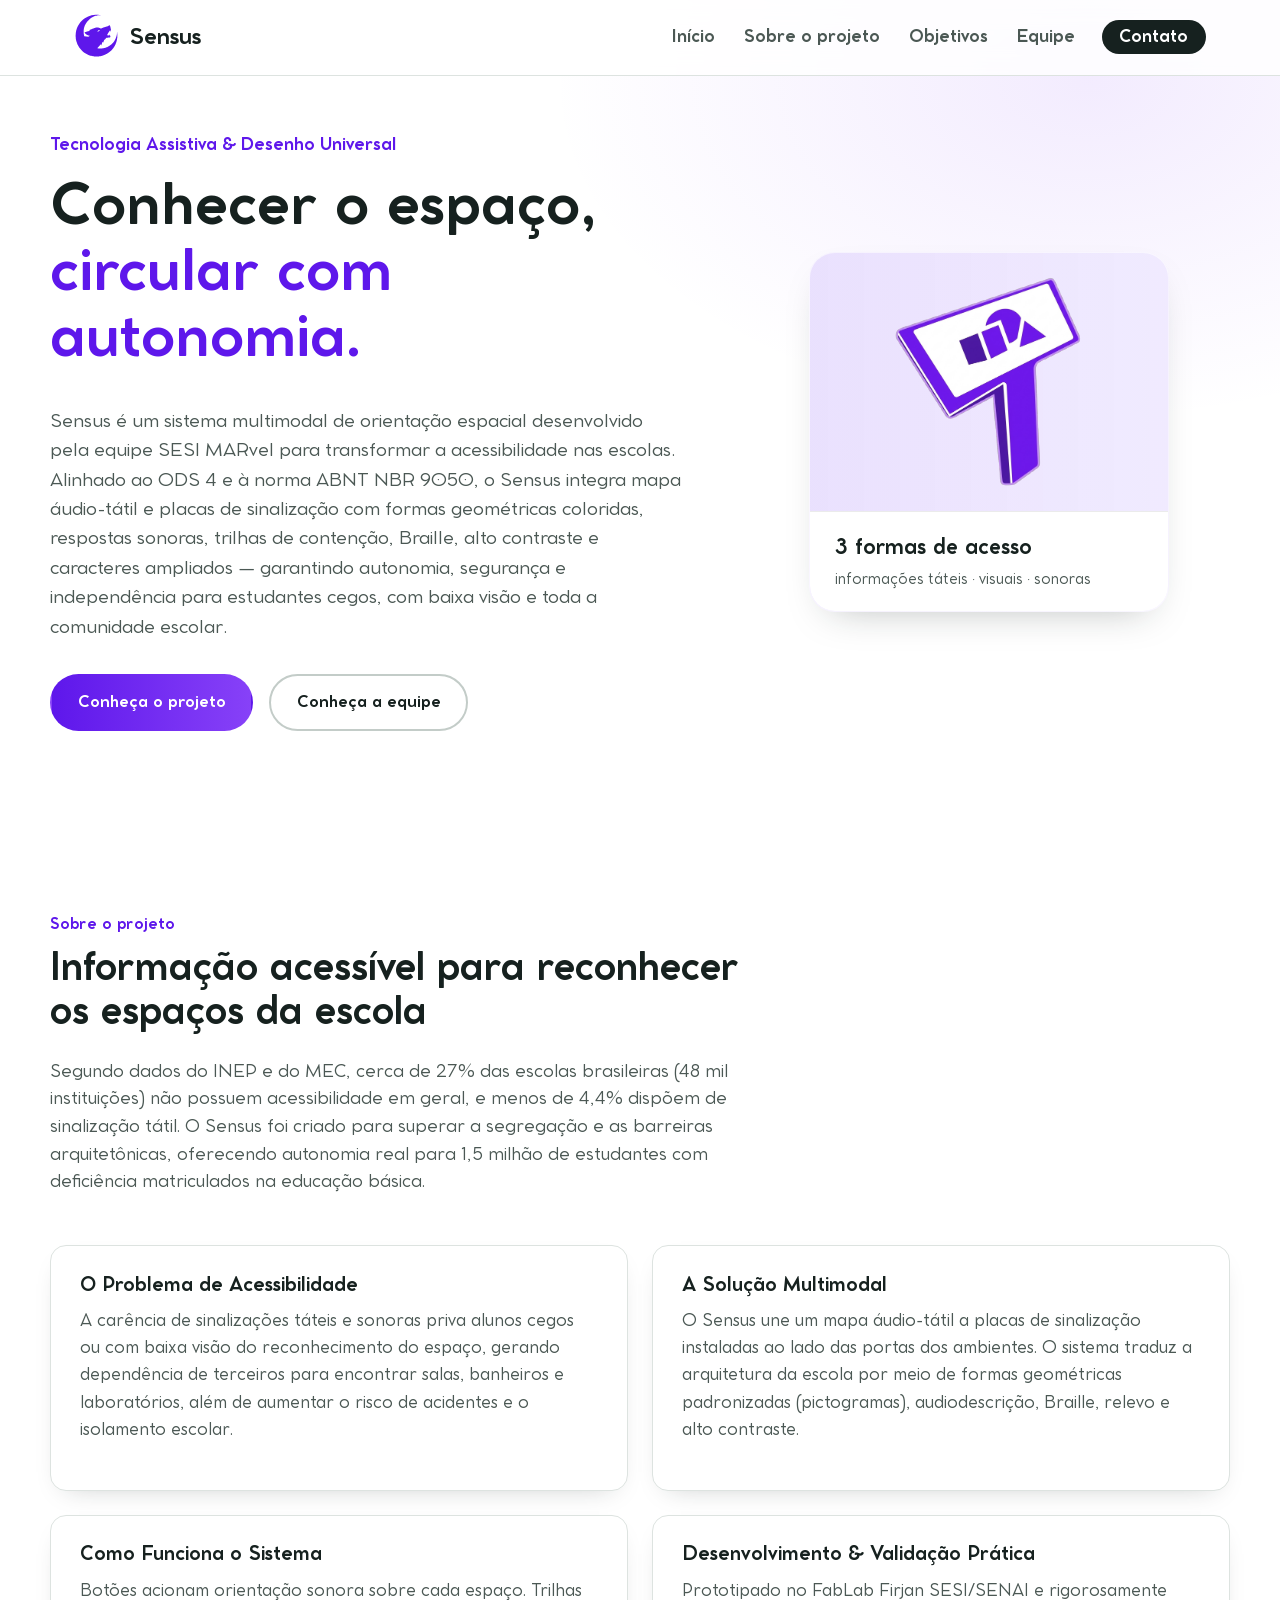
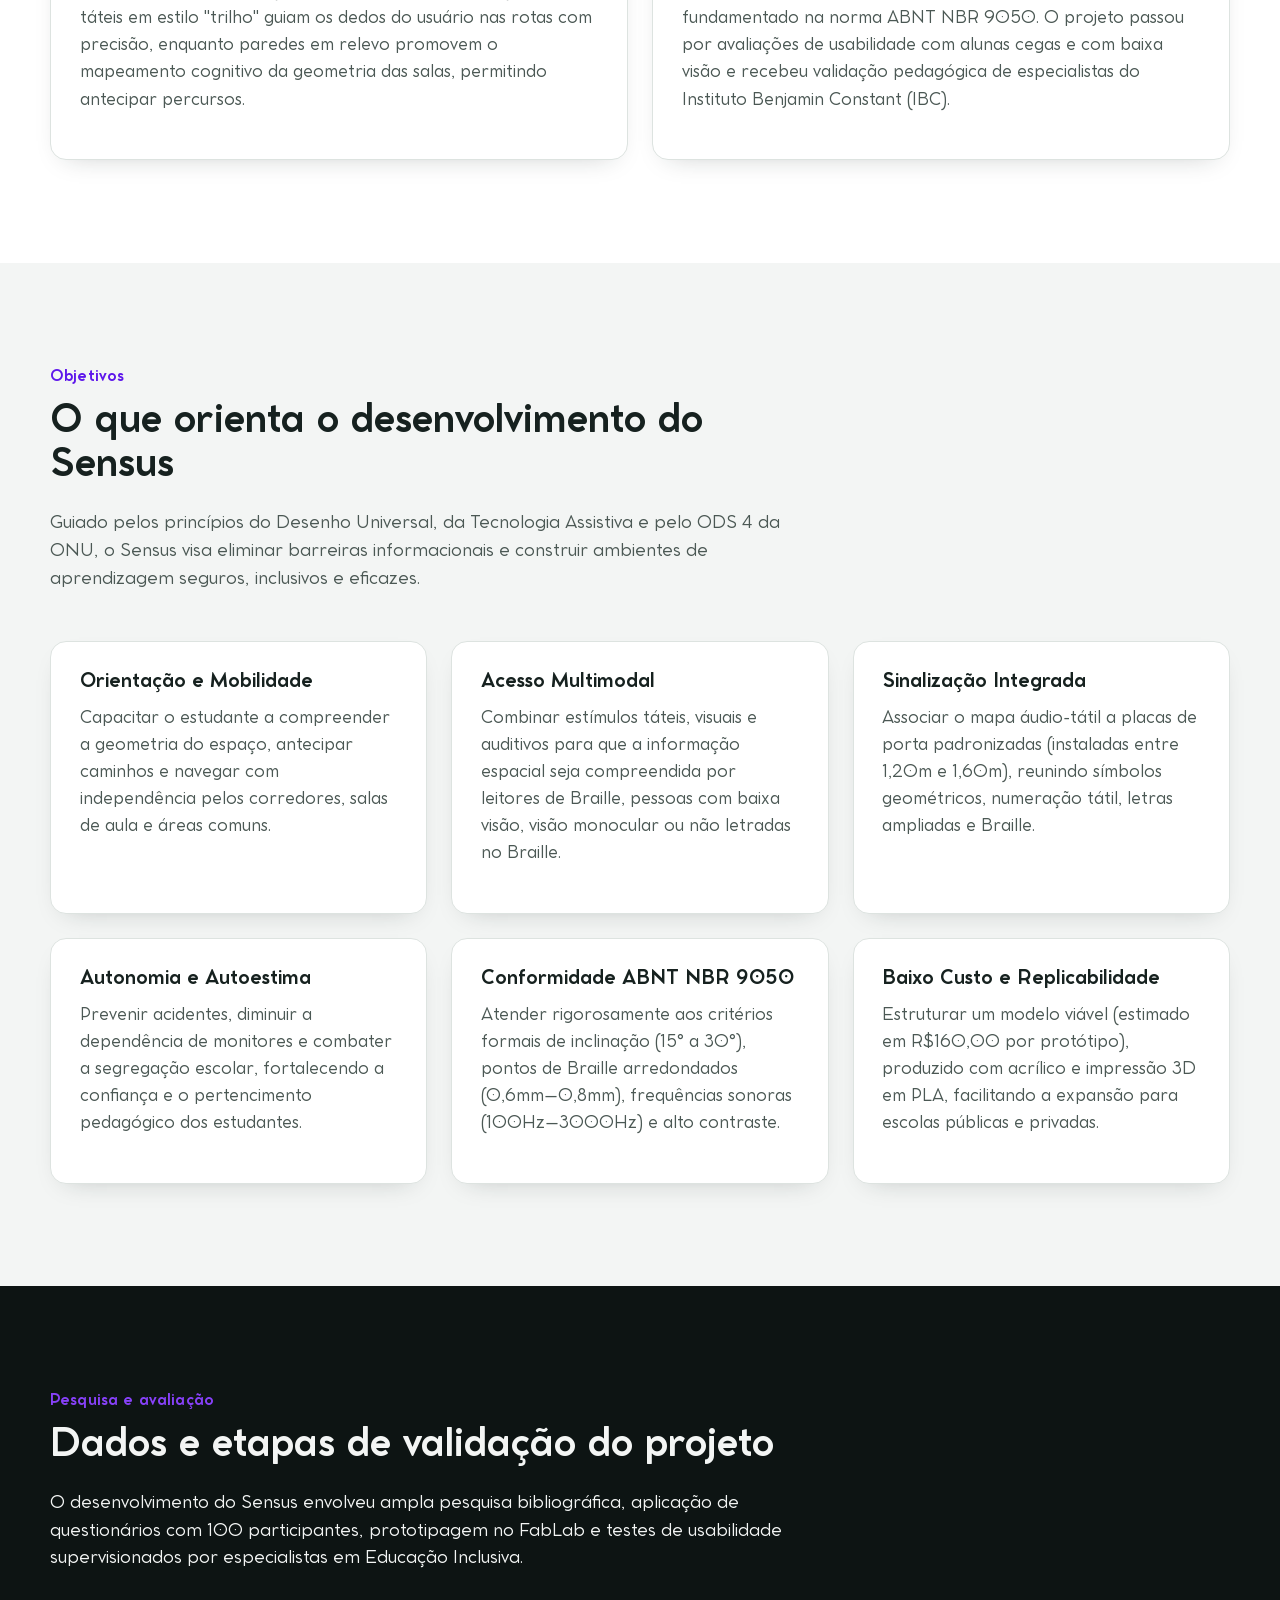
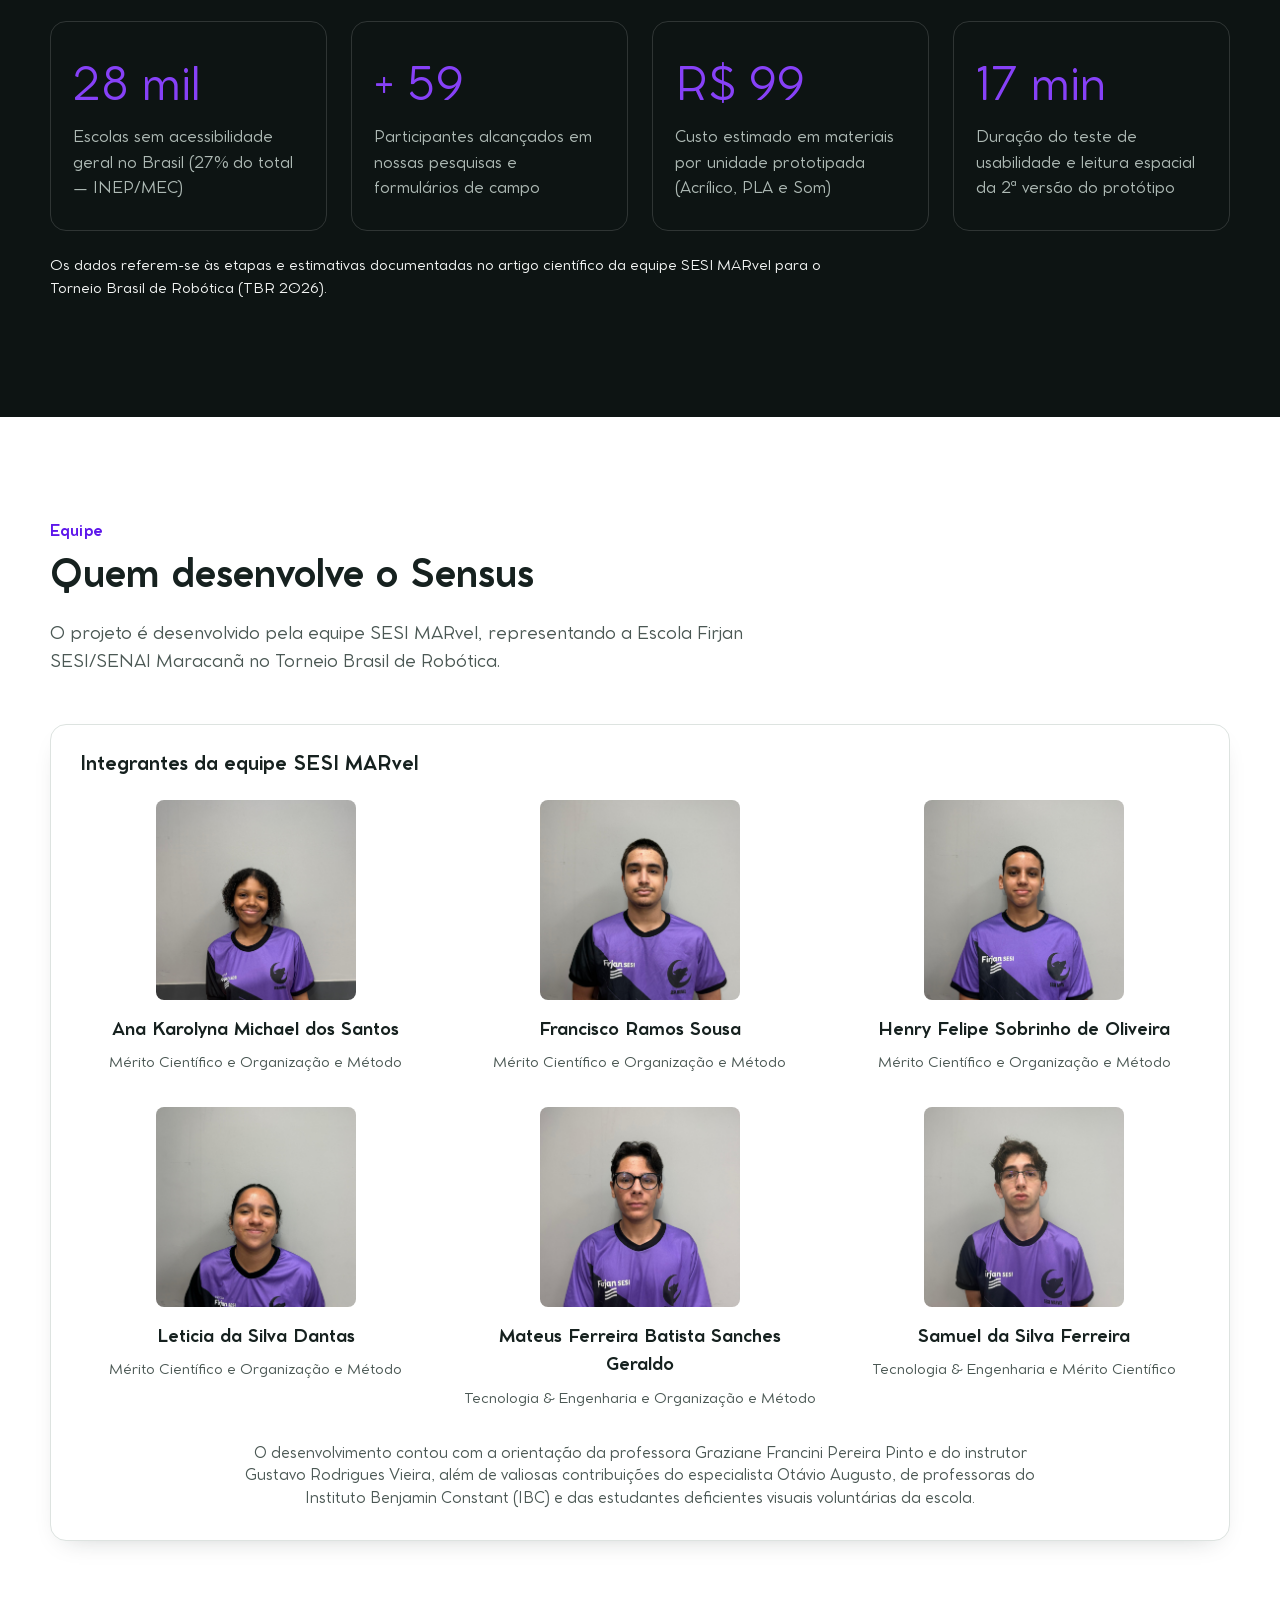
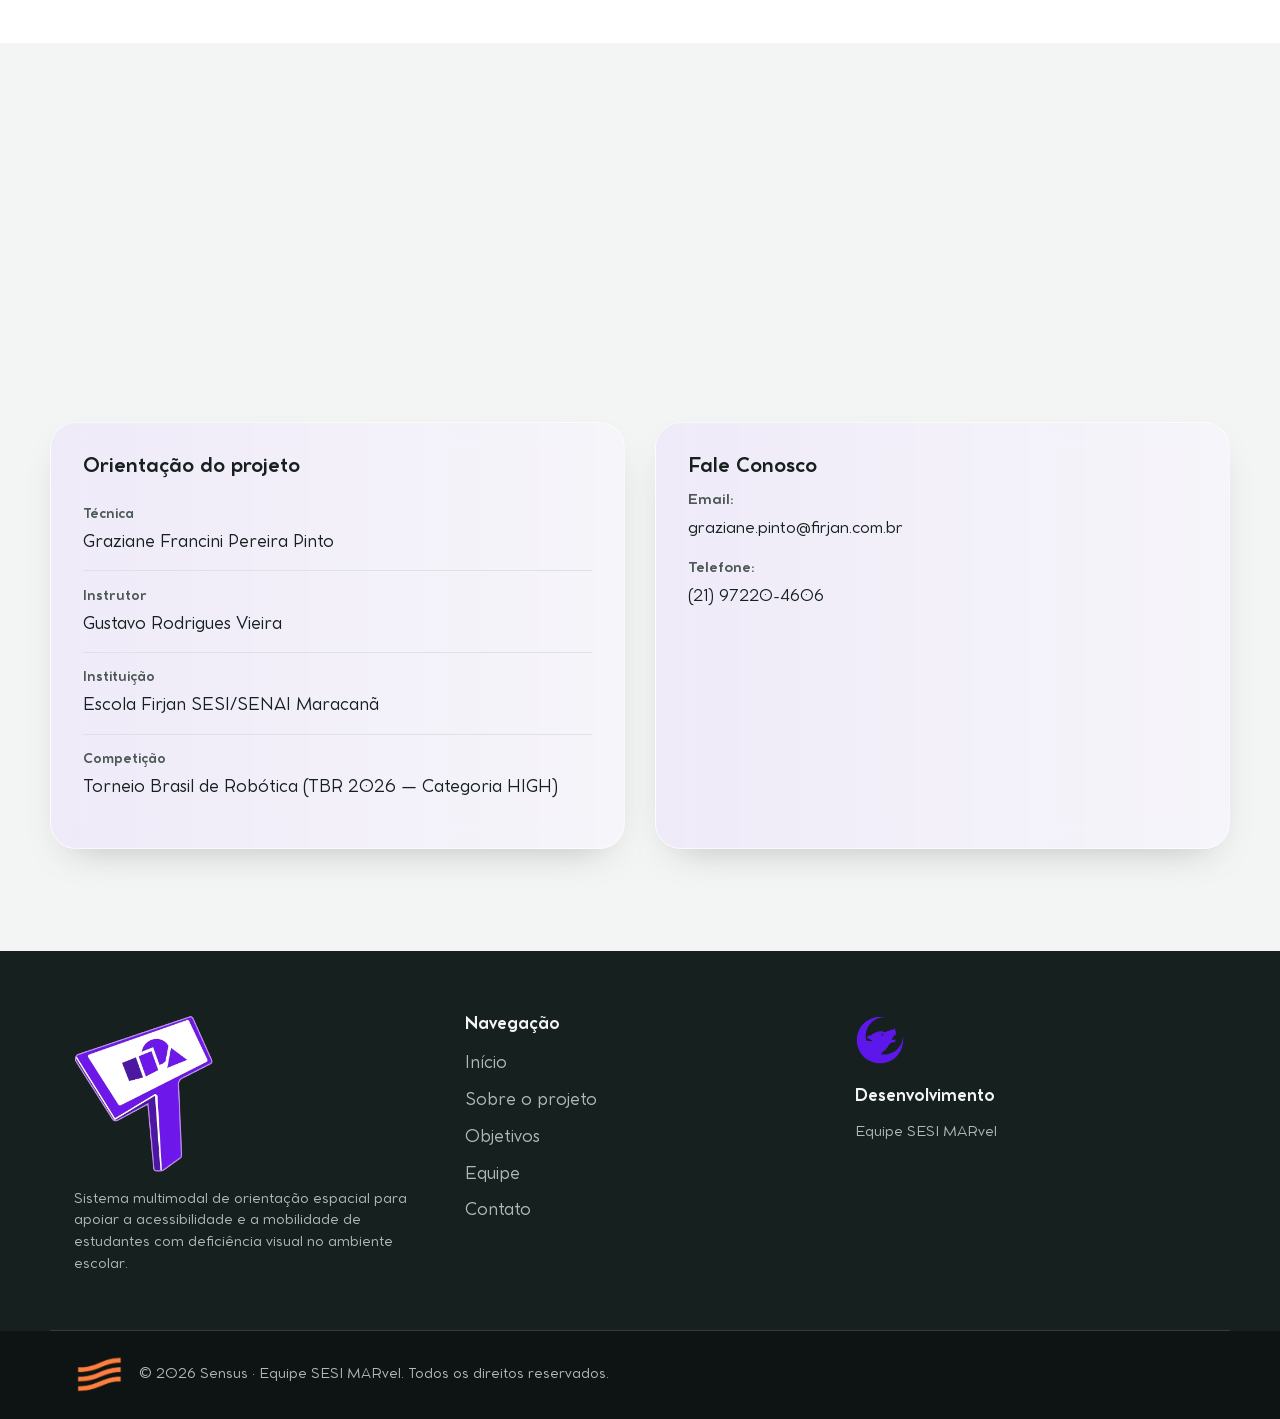
<file: index.html>
<!DOCTYPE html>
<html lang="pt-BR">

<head>
  <meta charset="UTF-8">
  <meta name="viewport" content="width=device-width, initial-scale=1.0">
  <title>Sensus — Sistema Multimodal de Orientação Escolar</title>
  <meta name="description" content="Sensus é um sistema multimodal de orientação espacial para escolas desenvolvido pela equipe SESI MARvel. Integra mapa áudio-tátil, placas de sinalização, Braille, formas geométricas, alto contraste e informações sonoras em conformidade com a ABNT NBR 9050 e ODS 4.">
  <link rel="preconnect" href="https://fonts.googleapis.com">
  <link rel="preconnect" href="https://fonts.gstatic.com" crossorigin>
  <link
    href="https://fonts.googleapis.com/css2?family=Atkinson+Hyperlegible:ital,wght@0,400;0,700;1,400&family=Fraunces:opsz,wght@9..144,500;9..144,600;9..144,700&display=swap"
    rel="stylesheet">
  <link rel="stylesheet" href="static/css/style.css">
</head>

<body>

  <a class="skip-link" href="#conteudo-principal">Pular para o conteúdo principal</a>

  <!-- PRELOADER -->
  <div id="preloader" class="preloader" role="status" aria-label="Carregando o site Sensus">
    <div class="preloader-content">
      <span class="preloader-mark" aria-hidden="true">
        <svg viewBox="0 0 474 474" xmlns="http://www.w3.org/2000/svg">
          <path fill="currentColor" fill-rule="evenodd"
            d="M 229.00,18.00 L 228.00,19.00 L 206.00,20.00 L 185.00,24.00 L 149.00,36.00 L 124.00,49.00 L 110.00,58.00 L 93.00,71.00 L 69.00,95.00 L 56.00,112.00 L 46.00,128.00 L 36.00,148.00 L 29.00,166.00 L 22.00,190.00 L 22.00,195.00 L 20.00,201.00 L 19.00,215.00 L 18.00,216.00 L 18.00,228.00 L 17.00,229.00 L 17.00,250.00 L 18.00,251.00 L 19.00,270.00 L 24.00,295.00 L 37.00,331.00 L 57.00,366.00 L 80.00,393.00 L 95.00,407.00 L 109.00,418.00 L 128.00,430.00 L 152.00,442.00 L 172.00,449.00 L 183.00,451.00 L 187.00,453.00 L 209.00,456.00 L 210.00,457.00 L 251.00,458.00 L 252.00,457.00 L 263.00,457.00 L 264.00,456.00 L 277.00,455.00 L 298.00,450.00 L 305.00,447.00 L 311.00,446.00 L 313.00,444.00 L 330.00,438.00 L 347.00,429.00 L 370.00,414.00 L 393.00,394.00 L 404.00,382.00 L 415.00,368.00 L 430.00,344.00 L 439.00,326.00 L 443.00,313.00 L 445.00,310.00 L 452.00,285.00 L 455.00,264.00 L 456.00,263.00 L 457.00,226.00 L 456.00,225.00 L 455.00,206.00 L 453.00,199.00 L 452.00,223.00 L 448.00,243.00 L 439.00,269.00 L 431.00,285.00 L 422.00,299.00 L 411.00,313.00 L 393.00,331.00 L 378.00,343.00 L 348.00,360.00 L 343.00,361.00 L 332.00,366.00 L 309.00,372.00 L 303.00,372.00 L 295.00,374.00 L 261.00,374.00 L 260.00,373.00 L 248.00,372.00 L 246.00,370.00 L 247.00,368.00 L 283.00,330.00 L 285.00,332.00 L 285.00,343.00 L 286.00,343.00 L 293.00,326.00 L 295.00,317.00 L 299.00,307.00 L 301.00,305.00 L 307.00,312.00 L 308.00,311.00 L 317.00,286.00 L 321.00,279.00 L 324.00,283.00 L 337.00,266.00 L 342.00,262.00 L 352.00,260.00 L 359.00,260.00 L 360.00,259.00 L 374.00,259.00 L 378.00,258.00 L 381.00,255.00 L 384.00,246.00 L 384.00,241.00 L 378.00,236.00 L 378.00,234.00 L 373.00,226.00 L 372.00,226.00 L 372.00,235.00 L 369.00,238.00 L 350.00,235.00 L 349.00,233.00 L 360.00,210.00 L 380.00,183.00 L 383.00,185.00 L 386.00,195.00 L 388.00,196.00 L 389.00,193.00 L 389.00,173.00 L 383.00,146.00 L 379.00,135.00 L 375.00,129.00 L 371.00,129.00 L 368.00,132.00 L 356.00,139.00 L 345.00,141.00 L 320.00,149.00 L 317.00,151.00 L 298.00,157.00 L 286.00,163.00 L 282.00,163.00 L 263.00,156.00 L 254.00,154.00 L 233.00,154.00 L 209.00,161.00 L 206.00,163.00 L 200.00,164.00 L 195.00,167.00 L 190.00,168.00 L 169.00,177.00 L 160.00,183.00 L 164.00,184.00 L 166.00,186.00 L 163.00,189.00 L 147.00,193.00 L 114.00,204.00 L 112.00,206.00 L 112.00,208.00 L 116.00,214.00 L 130.00,226.00 L 153.00,238.00 L 166.00,239.00 L 167.00,240.00 L 164.00,243.00 L 151.00,250.00 L 108.00,244.00 L 106.00,240.00 L 106.00,235.00 L 103.00,223.00 L 103.00,216.00 L 102.00,215.00 L 102.00,180.00 L 103.00,179.00 L 103.00,172.00 L 107.00,153.00 L 114.00,132.00 L 124.00,112.00 L 138.00,91.00 L 169.00,60.00 L 183.00,50.00 L 203.00,39.00 L 225.00,30.00 L 233.00,28.00 L 237.00,28.00 L 252.00,24.00 L 278.00,23.00 L 279.00,22.00 L 269.00,21.00 L 268.00,20.00 L 260.00,20.00 L 259.00,19.00 Z M 273.00,179.00 L 270.00,185.00 L 261.00,192.00 L 250.00,197.00 L 247.00,196.00 L 252.00,187.00 L 259.00,181.00 L 271.00,178.00 Z" />
        </svg>
      </span>
      <span class="logo-text">Sensus</span>
    </div>
  </div>

  <!-- HEADER -->
  <header class="site-header" id="topo">
    <div class="header-inner">
      <a href="#topo" class="logo" aria-label="Sensus — página inicial">
        <span class="logo-mark" aria-hidden="true">
          <svg viewBox="0 0 474 474" xmlns="http://www.w3.org/2000/svg">
            <path fill="currentColor" fill-rule="evenodd"
              d="M 229.00,18.00 L 228.00,19.00 L 206.00,20.00 L 185.00,24.00 L 149.00,36.00 L 124.00,49.00 L 110.00,58.00 L 93.00,71.00 L 69.00,95.00 L 56.00,112.00 L 46.00,128.00 L 36.00,148.00 L 29.00,166.00 L 22.00,190.00 L 22.00,195.00 L 20.00,201.00 L 19.00,215.00 L 18.00,216.00 L 18.00,228.00 L 17.00,229.00 L 17.00,250.00 L 18.00,251.00 L 19.00,270.00 L 24.00,295.00 L 37.00,331.00 L 57.00,366.00 L 80.00,393.00 L 95.00,407.00 L 109.00,418.00 L 128.00,430.00 L 152.00,442.00 L 172.00,449.00 L 183.00,451.00 L 187.00,453.00 L 209.00,456.00 L 210.00,457.00 L 251.00,458.00 L 252.00,457.00 L 263.00,457.00 L 264.00,456.00 L 277.00,455.00 L 298.00,450.00 L 305.00,447.00 L 311.00,446.00 L 313.00,444.00 L 330.00,438.00 L 347.00,429.00 L 370.00,414.00 L 393.00,394.00 L 404.00,382.00 L 415.00,368.00 L 430.00,344.00 L 439.00,326.00 L 443.00,313.00 L 445.00,310.00 L 452.00,285.00 L 455.00,264.00 L 456.00,263.00 L 457.00,226.00 L 456.00,225.00 L 455.00,206.00 L 453.00,199.00 L 452.00,223.00 L 448.00,243.00 L 439.00,269.00 L 431.00,285.00 L 422.00,299.00 L 411.00,313.00 L 393.00,331.00 L 378.00,343.00 L 348.00,360.00 L 343.00,361.00 L 332.00,366.00 L 309.00,372.00 L 303.00,372.00 L 295.00,374.00 L 261.00,374.00 L 260.00,373.00 L 248.00,372.00 L 246.00,370.00 L 247.00,368.00 L 283.00,330.00 L 285.00,332.00 L 285.00,343.00 L 286.00,343.00 L 293.00,326.00 L 295.00,317.00 L 299.00,307.00 L 301.00,305.00 L 307.00,312.00 L 308.00,311.00 L 317.00,286.00 L 321.00,279.00 L 324.00,283.00 L 337.00,266.00 L 342.00,262.00 L 352.00,260.00 L 359.00,260.00 L 360.00,259.00 L 374.00,259.00 L 378.00,258.00 L 381.00,255.00 L 384.00,246.00 L 384.00,241.00 L 378.00,236.00 L 378.00,234.00 L 373.00,226.00 L 372.00,226.00 L 372.00,235.00 L 369.00,238.00 L 350.00,235.00 L 349.00,233.00 L 360.00,210.00 L 380.00,183.00 L 383.00,185.00 L 386.00,195.00 L 388.00,196.00 L 389.00,193.00 L 389.00,173.00 L 383.00,146.00 L 379.00,135.00 L 375.00,129.00 L 371.00,129.00 L 368.00,132.00 L 356.00,139.00 L 345.00,141.00 L 320.00,149.00 L 317.00,151.00 L 298.00,157.00 L 286.00,163.00 L 282.00,163.00 L 263.00,156.00 L 254.00,154.00 L 233.00,154.00 L 209.00,161.00 L 206.00,163.00 L 200.00,164.00 L 195.00,167.00 L 190.00,168.00 L 169.00,177.00 L 160.00,183.00 L 164.00,184.00 L 166.00,186.00 L 163.00,189.00 L 147.00,193.00 L 114.00,204.00 L 112.00,206.00 L 112.00,208.00 L 116.00,214.00 L 130.00,226.00 L 153.00,238.00 L 166.00,239.00 L 167.00,240.00 L 164.00,243.00 L 151.00,250.00 L 108.00,244.00 L 106.00,240.00 L 106.00,235.00 L 103.00,223.00 L 103.00,216.00 L 102.00,215.00 L 102.00,180.00 L 103.00,179.00 L 103.00,172.00 L 107.00,153.00 L 114.00,132.00 L 124.00,112.00 L 138.00,91.00 L 169.00,60.00 L 183.00,50.00 L 203.00,39.00 L 225.00,30.00 L 233.00,28.00 L 237.00,28.00 L 252.00,24.00 L 278.00,23.00 L 279.00,22.00 L 269.00,21.00 L 268.00,20.00 L 260.00,20.00 L 259.00,19.00 Z M 273.00,179.00 L 270.00,185.00 L 261.00,192.00 L 250.00,197.00 L 247.00,196.00 L 252.00,187.00 L 259.00,181.00 L 271.00,178.00 Z" />
          </svg>
        </span>
        <span class="logo-text">Sensus</span>
      </a>

      <button class="menu-toggle" id="menuToggle" aria-expanded="false" aria-controls="menuPrincipal"
        aria-label="Abrir menu de navegação">
        <span class="menu-toggle-bar" aria-hidden="true"></span>
        <span class="menu-toggle-bar" aria-hidden="true"></span>
        <span class="menu-toggle-bar" aria-hidden="true"></span>
      </button>

      <nav class="main-nav" id="menuPrincipal" aria-label="Navegação principal">
        <ul>
          <li><a href="#topo" class="nav-link">Início</a></li>
          <li><a href="#sobre" class="nav-link">Sobre o projeto</a></li>
          <li><a href="#objetivos" class="nav-link">Objetivos</a></li>
          <li><a href="#equipe" class="nav-link">Equipe</a></li>
          <li><a href="#contato" class="nav-link nav-link--cta">Contato</a></li>
        </ul>
      </nav>
    </div>
  </header>

  <main id="conteudo-principal">

    <!-- HERO -->
    <section class="hero" aria-label="Apresentação do projeto Sensus">
      <div class="hero-inner">
        <div class="hero-copy" data-reveal>
          <p class="hero-kicker">Tecnologia Assistiva & Desenho Universal</p>
          <h1 class="hero-title">Conhecer o espaço, <br> <span>circular com autonomia.</span></h1>
          <p class="hero-lead">
            Sensus é um sistema multimodal de orientação espacial desenvolvido pela equipe SESI MARvel para transformar a acessibilidade nas escolas. Alinhado ao ODS 4 e à norma ABNT NBR 9050, o Sensus integra mapa áudio-tátil e placas de sinalização com formas geométricas coloridas, respostas sonoras, trilhas de contenção, Braille, alto contraste e caracteres ampliados — garantindo autonomia, segurança e independência para estudantes cegos, com baixa visão e toda a comunidade escolar.
          </p>
          <div class="hero-actions">
            <a href="#sobre" class="btn btn-primary">Conheça o projeto</a>
            <a href="#equipe" class="btn btn-ghost">Conheça a equipe</a>
          </div>
        </div>

        <div class="hero-visual" aria-hidden="true">
          <div class="hero-path-card glass">
            <img src="static/img/LogoSensus.svg" class="hero-svg-asset" alt="" role="presentation" />
            <div class="hero-path-card-label">
              <strong>3 formas de acesso</strong>
              <span>informações táteis · visuais · sonoras</span>
            </div>
          </div>
        </div>
      </div>
    </section>

    <!-- SOBRE O PROJETO -->
    <section id="sobre" class="section" aria-labelledby="sobre-titulo">
      <div class="section-inner">
        <header class="section-head" data-reveal>
          <p class="eyebrow">Sobre o projeto</p>
          <h2 id="sobre-titulo">Informação acessível para reconhecer os espaços da escola</h2>
          <p class="section-lead">
            Segundo dados do INEP e do MEC, cerca de 27% das escolas brasileiras (48 mil instituições) não possuem acessibilidade em geral, e menos de 4,4% dispõem de sinalização tátil. O Sensus foi criado para superar a segregação e as barreiras arquitetônicas, oferecendo autonomia real para 1,5 milhão de estudantes com deficiência matriculados na educação básica.
          </p>
        </header>

        <div class="card-grid card-grid--2">
          <article class="info-card" data-reveal>
            <h3>O Problema de Acessibilidade</h3>
            <p>
              A carência de sinalizações táteis e sonoras priva alunos cegos ou com baixa visão do reconhecimento do espaço, gerando dependência de terceiros para encontrar salas, banheiros e laboratórios, além de aumentar o risco de acidentes e o isolamento escolar.
            </p>
          </article>
          <article class="info-card" data-reveal>
            <h3>A Solução Multimodal</h3>
            <p>
              O Sensus une um mapa áudio-tátil a placas de sinalização instaladas ao lado das portas dos ambientes. O sistema traduz a arquitetura da escola por meio de formas geométricas padronizadas (pictogramas), audiodescrição, Braille, relevo e alto contraste.
            </p>
          </article>
          <article class="info-card" data-reveal>
            <h3>Como Funciona o Sistema</h3>
            <p>
              Botões acionam orientação sonora sobre cada espaço. Trilhas táteis em estilo "trilho" guiam os dedos do usuário nas rotas com precisão, enquanto paredes em relevo promovem o mapeamento cognitivo da geometria das salas, permitindo antecipar percursos.
            </p>
          </article>
          <article class="info-card" data-reveal>
            <h3>Desenvolvimento & Validação Prática</h3>
            <p>
              Prototipado no FabLab Firjan SESI/SENAI e rigorosamente fundamentado na norma ABNT NBR 9050. O projeto passou por avaliações de usabilidade com alunas cegas e com baixa visão e recebeu validação pedagógica de especialistas do Instituto Benjamin Constant (IBC).
            </p>
          </article>
        </div>
      </div>
    </section>

    <!-- OBJETIVOS -->
    <section id="objetivos" class="section section--alt" aria-labelledby="objetivos-titulo">
      <div class="section-inner">
        <header class="section-head" data-reveal>
          <p class="eyebrow">Objetivos</p>
          <h2 id="objetivos-titulo">O que orienta o desenvolvimento do Sensus</h2>
          <p class="section-lead">
            Guiado pelos princípios do Desenho Universal, da Tecnologia Assistiva e pelo ODS 4 da ONU, o Sensus visa eliminar barreiras informacionais e construir ambientes de aprendizagem seguros, inclusivos e eficazes.
          </p>
        </header>

        <div class="card-grid card-grid--3">
          <article class="goal-card" data-reveal>
            <h3>Orientação e Mobilidade</h3>
            <p>Capacitar o estudante a compreender a geometria do espaço, antecipar caminhos e navegar com independência pelos corredores, salas de aula e áreas comuns.</p>
          </article>
          <article class="goal-card" data-reveal>
            <h3>Acesso Multimodal</h3>
            <p>Combinar estímulos táteis, visuais e auditivos para que a informação espacial seja compreendida por leitores de Braille, pessoas com baixa visão, visão monocular ou não letradas no Braille.</p>
          </article>
          <article class="goal-card" data-reveal>
            <h3>Sinalização Integrada</h3>
            <p>Associar o mapa áudio-tátil a placas de porta padronizadas (instaladas entre 1,20m e 1,60m), reunindo símbolos geométricos, numeração tátil, letras ampliadas e Braille.</p>
          </article>
          <article class="goal-card" data-reveal>
            <h3>Autonomia e Autoestima</h3>
            <p>Prevenir acidentes, diminuir a dependência de monitores e combater a segregação escolar, fortalecendo a confiança e o pertencimento pedagógico dos estudantes.</p>
          </article>
          <article class="goal-card" data-reveal>
            <h3>Conformidade ABNT NBR 9050</h3>
            <p>Atender rigorosamente aos critérios formais de inclinação (15° a 30°), pontos de Braille arredondados (0,6mm–0,8mm), frequências sonoras (100Hz–3000Hz) e alto contraste.</p>
          </article>
          <article class="goal-card" data-reveal>
            <h3>Baixo Custo e Replicabilidade</h3>
            <p>Estruturar um modelo viável (estimado em R$160,00 por protótipo), produzido com acrílico e impressão 3D em PLA, facilitando a expansão para escolas públicas e privadas.</p>
          </article>
        </div>
      </div>
    </section>

    <!-- IMPACTO E PESQUISA -->
    <section id="impacto" class="section section--dark" aria-labelledby="impacto-titulo">
      <div class="section-inner">
        <header class="section-head section-head--light" data-reveal>
          <p class="eyebrow eyebrow--light">Pesquisa e avaliação</p>
          <h2 id="impacto-titulo">Dados e etapas de validação do projeto</h2>
          <p class="section-lead section-lead--light">
            O desenvolvimento do Sensus envolveu ampla pesquisa bibliográfica, aplicação de questionários com 100 participantes, prototipagem no FabLab e testes de usabilidade supervisionados por especialistas em Educação Inclusiva.
          </p>
        </header>

        <dl class="stats-grid">
          <div class="stat-card" data-reveal data-count="48" data-suffix=" mil">
            <dt>Escolas sem acessibilidade geral no Brasil (27% do total — INEP/MEC)</dt>
            <dd><span class="stat-number">0</span></dd>
          </div>
          <div class="stat-card" data-reveal data-count="100" data-prefix="+ " data-suffix="">
            <dt>Participantes alcançados em nossas pesquisas e formulários de campo</dt>
            <dd><span class="stat-number">0</span></dd>
          </div>
          <div class="stat-card" data-reveal data-count="166" data-prefix="R$ " data-suffix="">
            <dt>Custo estimado em materiais por unidade prototipada (Acrílico, PLA e Som)</dt>
            <dd><span class="stat-number">0</span></dd>
          </div>
          <div class="stat-card" data-reveal data-count="30" data-suffix=" min">
            <dt>Duração do teste de usabilidade e leitura espacial da 2ª versão do protótipo</dt>
            <dd><span class="stat-number">0</span></dd>
          </div>
        </dl>
        <p class="stats-note">Os dados referem-se às etapas e estimativas documentadas no artigo científico da equipe SESI MARvel para o Torneio Brasil de Robótica (TBR 2026).</p>
      </div>
    </section>

    <!-- EQUIPE -->
    <section id="equipe" class="section" aria-labelledby="equipe-titulo">
      <div class="section-inner">
        <header class="section-head" data-reveal>
          <p class="eyebrow">Equipe</p>
          <h2 id="equipe-titulo">Quem desenvolve o Sensus</h2>
          <p class="section-lead">
            O projeto é desenvolvido pela equipe SESI MARvel, representando a Escola Firjan SESI/SENAI Maracanã no Torneio Brasil de Robótica.
          </p>
        </header>

        <div class="info-card" data-reveal>
          <h3>Integrantes da equipe SESI MARvel</h3>
          <div class="grid-equipe">
            <div class="card-membro">
              <img src="static/img/integrantes/Karol.png" alt="Ana Karolyna Michael dos Santos">
              <div class="card-conteudo">
                <h4>Ana Karolyna Michael dos Santos</h4>
                <p class="descricao">Mérito Científico e Organização e Método</p>
              </div>
            </div>
            <div class="card-membro">
              <img src="static/img/integrantes/Francisco.png" alt="Francisco Ramos Sousa">
              <div class="card-conteudo">
                <h4>Francisco Ramos Sousa</h4>
                <p class="descricao">Mérito Científico e Organização e Método</p>
              </div>
            </div>
            <div class="card-membro">
              <img src="static/img/integrantes/Henry.png" alt="Henry Felipe Sobrinho de Oliveira">
              <div class="card-conteudo">
                <h4>Henry Felipe Sobrinho de Oliveira</h4>
                <p class="descricao">Mérito Científico e Organização e Método</p>
              </div>
            </div>
            <div class="card-membro">
              <img src="static/img/integrantes/Leticia.png" alt="Leticia da Silva Dantas">
              <div class="card-conteudo">
                <h4>Leticia da Silva Dantas</h4>
                <p class="descricao">Mérito Científico e Organização e Método</p>
              </div>
            </div>
            <div class="card-membro">
              <img src="static/img/integrantes/Geraldo.png" alt="Mateus Ferreira Batista Sanches Geraldo">
              <div class="card-conteudo">
                <h4>Mateus Ferreira Batista Sanches Geraldo</h4>
                <p class="descricao">Tecnologia & Engenharia e Organização e Método</p>
              </div>
            </div>
            <div class="card-membro">
              <img src="static/img/integrantes/Samuel.png" alt="Samuel da Silva Ferreira">
              <div class="card-conteudo">
                <h4>Samuel da Silva Ferreira</h4>
                <p class="descricao">Tecnologia & Engenharia e Mérito Científico</p>
              </div>
            </div>
          </div>
          <p class="nota-rodape-equipe">O desenvolvimento contou com a orientação da professora Graziane Francini Pereira Pinto e do instrutor Gustavo Rodrigues Vieira, além de valiosas contribuições do especialista Otávio Augusto, de professoras do Instituto Benjamin Constant (IBC) e das estudantes deficientes visuais voluntárias da escola.</p>
        </div>
      </div>
    </section>

    <!-- CONTATO -->
    <section id="contato" class="section section--alt" aria-labelledby="contato-titulo">
      <div class="section-inner">
        <header class="section-head" data-reveal>
          <p class="eyebrow">Instituição e desenvolvimento</p>
          <h2 id="contato-titulo">Um projeto para a acessibilidade escolar</h2>
          <p class="section-lead">
            O Sensus foi concebido e prototipado no FabLab da Escola Firjan SESI/SENAI Maracanã como projeto de inovação científica para o Torneio Brasil de Robótica (TBR 2026).
          </p>
        </header>

        <div class="contato-container" data-reveal>
          <div class="contato-info-texto contact-info glass">
            <h3>Orientação do projeto</h3>
            <ul class="contact-list">
              <li>
                <span class="contact-label">Técnica</span>
                <span>Graziane Francini Pereira Pinto</span>
              </li>
              <li>
                <span class="contact-label">Instrutor</span>
                <span>Gustavo Rodrigues Vieira</span>
              </li>
              <li>
                <span class="contact-label">Instituição</span>
                <span>Escola Firjan SESI/SENAI Maracanã</span>
              </li>
              <li>
                <span class="contact-label">Competição</span>
                <span>Torneio Brasil de Robótica (TBR 2026 — Categoria HIGH)</span>
              </li>
            </ul>
          </div>

          <div class="contato-bloco-dados contact-info glass">
            <h3>Fale Conosco</h3>
            <div class="dados-item">
              <strong>Email:</strong> <span>graziane.pinto@firjan.com.br</span>
            </div>
            <div class="dados-item">
              <strong>Telefone:</strong> <span>(21) 97220-4606</span>
            </div>
          </div>
        </div>
      </div>
    </section>

  </main>

  <!-- SITE FOOTER -->
  <footer class="site-footer">
    <div class="footer-inner">
      <!-- Bloco 1: Logo e Descrição do Sensus -->
      <div class="footer-brand">
        <img src="static/img/LogoSensus.svg" alt="Logo Sensus" class="footer-logo logo-sensus">
        <p>Sistema multimodal de orientação espacial para apoiar a acessibilidade e a mobilidade de estudantes com deficiência visual no ambiente escolar.</p>
      </div>

      <!-- Bloco 2: Navegação -->
      <nav class="footer-links" aria-label="Links do rodapé">
        <h3>Navegação</h3>
        <ul>
          <li><a href="#topo">Início</a></li>
          <li><a href="#sobre">Sobre o projeto</a></li>
          <li><a href="#objetivos">Objetivos</a></li>
          <li><a href="#equipe">Equipe</a></li>
          <li><a href="#contato">Contato</a></li>
        </ul>
      </nav>

      <!-- Bloco 3: Equipe / MARvel -->
      <div class="footer-social">
        <svg viewBox="0 0 474 474" xmlns="http://www.w3.org/2000/svg">
            <path fill="currentColor" fill-rule="evenodd"
              d="M 229.00,18.00 L 228.00,19.00 L 206.00,20.00 L 185.00,24.00 L 149.00,36.00 L 124.00,49.00 L 110.00,58.00 L 93.00,71.00 L 69.00,95.00 L 56.00,112.00 L 46.00,128.00 L 36.00,148.00 L 29.00,166.00 L 22.00,190.00 L 22.00,195.00 L 20.00,201.00 L 19.00,215.00 L 18.00,216.00 L 18.00,228.00 L 17.00,229.00 L 17.00,250.00 L 18.00,251.00 L 19.00,270.00 L 24.00,295.00 L 37.00,331.00 L 57.00,366.00 L 80.00,393.00 L 95.00,407.00 L 109.00,418.00 L 128.00,430.00 L 152.00,442.00 L 172.00,449.00 L 183.00,451.00 L 187.00,453.00 L 209.00,456.00 L 210.00,457.00 L 251.00,458.00 L 252.00,457.00 L 263.00,457.00 L 264.00,456.00 L 277.00,455.00 L 298.00,450.00 L 305.00,447.00 L 311.00,446.00 L 313.00,444.00 L 330.00,438.00 L 347.00,429.00 L 370.00,414.00 L 393.00,394.00 L 404.00,382.00 L 415.00,368.00 L 430.00,344.00 L 439.00,326.00 L 443.00,313.00 L 445.00,310.00 L 452.00,285.00 L 455.00,264.00 L 456.00,263.00 L 457.00,226.00 L 456.00,225.00 L 455.00,206.00 L 453.00,199.00 L 452.00,223.00 L 448.00,243.00 L 439.00,269.00 L 431.00,285.00 L 422.00,299.00 L 411.00,313.00 L 393.00,331.00 L 378.00,343.00 L 348.00,360.00 L 343.00,361.00 L 332.00,366.00 L 309.00,372.00 L 303.00,372.00 L 295.00,374.00 L 261.00,374.00 L 260.00,373.00 L 248.00,372.00 L 246.00,370.00 L 247.00,368.00 L 283.00,330.00 L 285.00,332.00 L 285.00,343.00 L 286.00,343.00 L 293.00,326.00 L 295.00,317.00 L 299.00,307.00 L 301.00,305.00 L 307.00,312.00 L 308.00,311.00 L 317.00,286.00 L 321.00,279.00 L 324.00,283.00 L 337.00,266.00 L 342.00,262.00 L 352.00,260.00 L 359.00,260.00 L 360.00,259.00 L 374.00,259.00 L 378.00,258.00 L 381.00,255.00 L 384.00,246.00 L 384.00,241.00 L 378.00,236.00 L 378.00,234.00 L 373.00,226.00 L 372.00,226.00 L 372.00,235.00 L 369.00,238.00 L 350.00,235.00 L 349.00,233.00 L 360.00,210.00 L 380.00,183.00 L 383.00,185.00 L 386.00,195.00 L 388.00,196.00 L 389.00,193.00 L 389.00,173.00 L 383.00,146.00 L 379.00,135.00 L 375.00,129.00 L 371.00,129.00 L 368.00,132.00 L 356.00,139.00 L 345.00,141.00 L 320.00,149.00 L 317.00,151.00 L 298.00,157.00 L 286.00,163.00 L 282.00,163.00 L 263.00,156.00 L 254.00,154.00 L 233.00,154.00 L 209.00,161.00 L 206.00,163.00 L 200.00,164.00 L 195.00,167.00 L 190.00,168.00 L 169.00,177.00 L 160.00,183.00 L 164.00,184.00 L 166.00,186.00 L 163.00,189.00 L 147.00,193.00 L 114.00,204.00 L 112.00,206.00 L 112.00,208.00 L 116.00,214.00 L 130.00,226.00 L 153.00,238.00 L 166.00,239.00 L 167.00,240.00 L 164.00,243.00 L 151.00,250.00 L 108.00,244.00 L 106.00,240.00 L 106.00,235.00 L 103.00,223.00 L 103.00,216.00 L 102.00,215.00 L 102.00,180.00 L 103.00,179.00 L 103.00,172.00 L 107.00,153.00 L 114.00,132.00 L 124.00,112.00 L 138.00,91.00 L 169.00,60.00 L 183.00,50.00 L 203.00,39.00 L 225.00,30.00 L 233.00,28.00 L 237.00,28.00 L 252.00,24.00 L 278.00,23.00 L 279.00,22.00 L 269.00,21.00 L 268.00,20.00 L 260.00,20.00 L 259.00,19.00 Z M 273.00,179.00 L 270.00,185.00 L 261.00,192.00 L 250.00,197.00 L 247.00,196.00 L 252.00,187.00 L 259.00,181.00 L 271.00,178.00 Z" />
          </svg>
        <h3>Desenvolvimento</h3>
        <p>Equipe SESI MARvel</p>
      </div>
    </div>

    <!-- Barra Institucional: Logo da Firjan e Direitos -->
    <div class="footer-bottom">
      <div class="footer-institution">
        <img src="static/img/LogoFirjan.png" alt="Logo Firjan SESI SENAI" class="footer-logo logo-firjan">
      </div>
      <p class="footer-copy">© <span id="anoAtual">2026</span> Sensus · Equipe SESI MARvel. Todos os direitos reservados.</p>
    </div>
  </footer>

  <script src="static/js/script.js"></script>
</body>

</html>
</file>
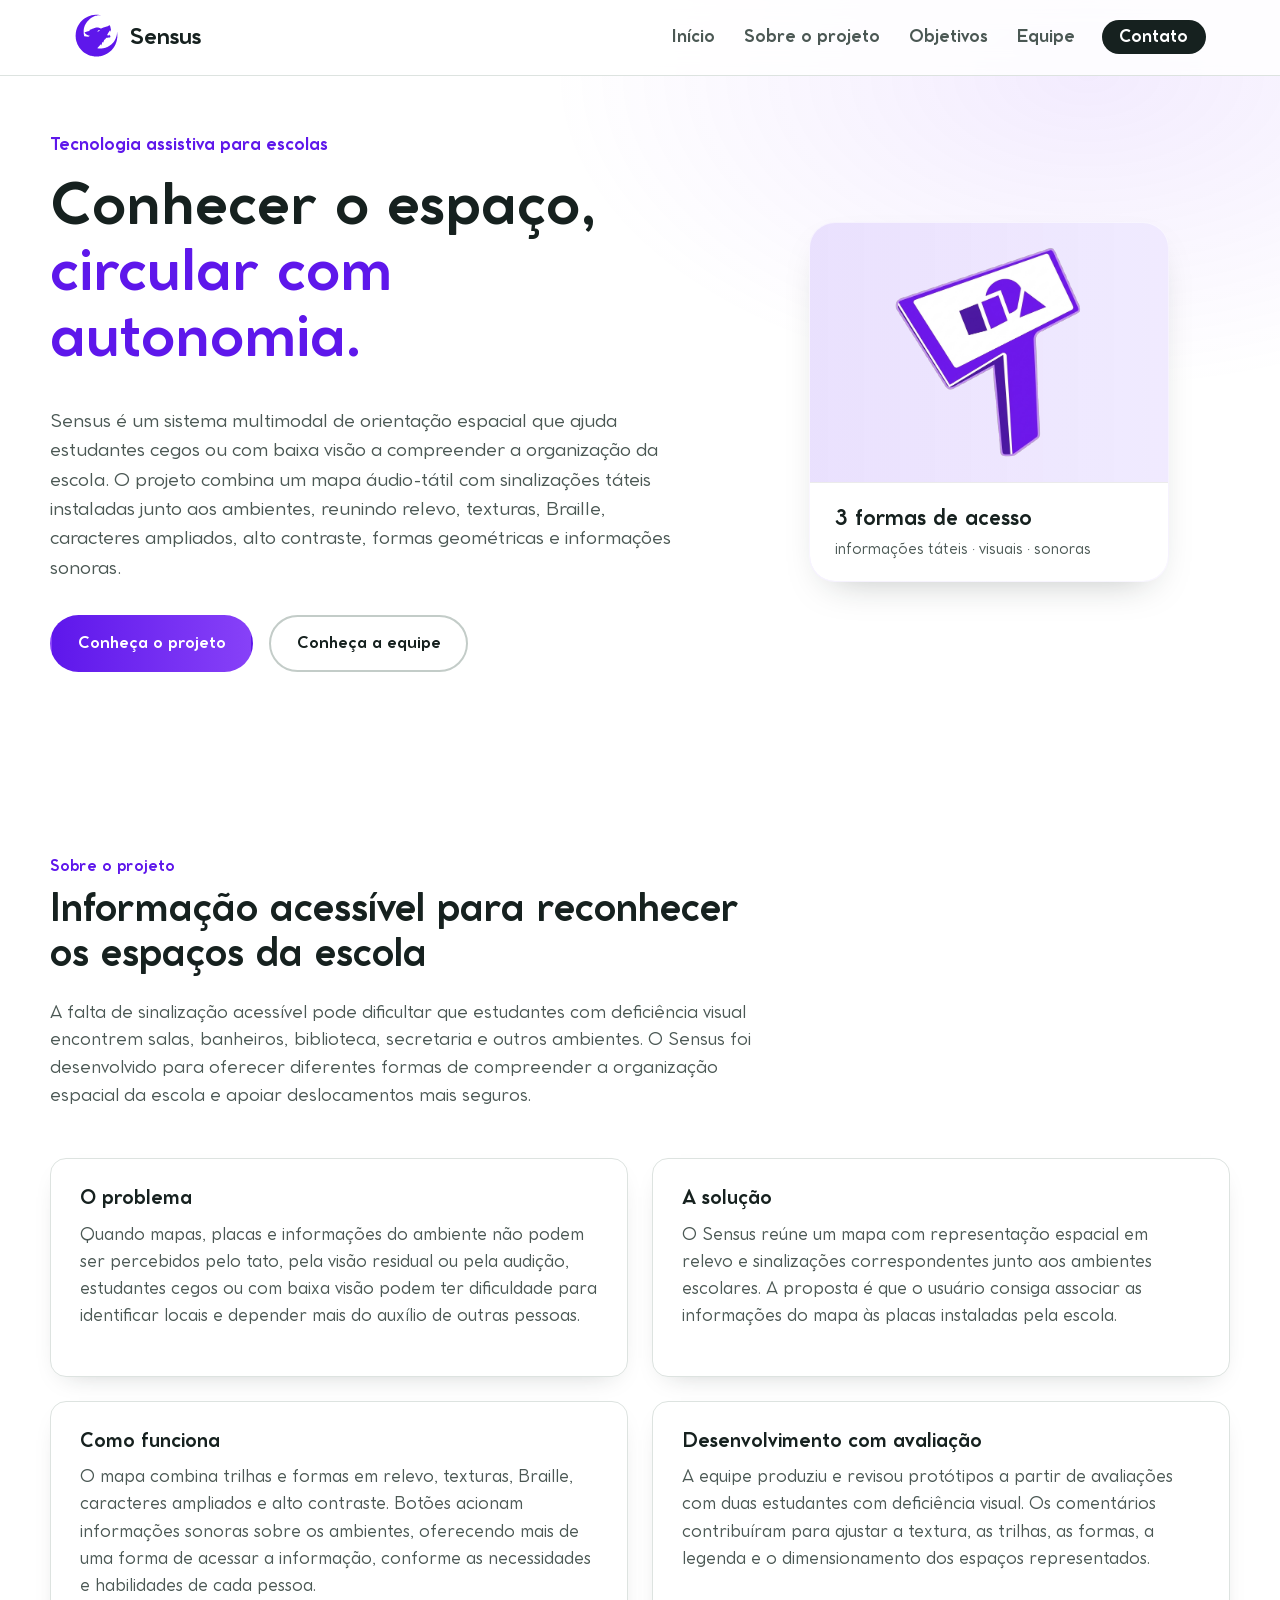
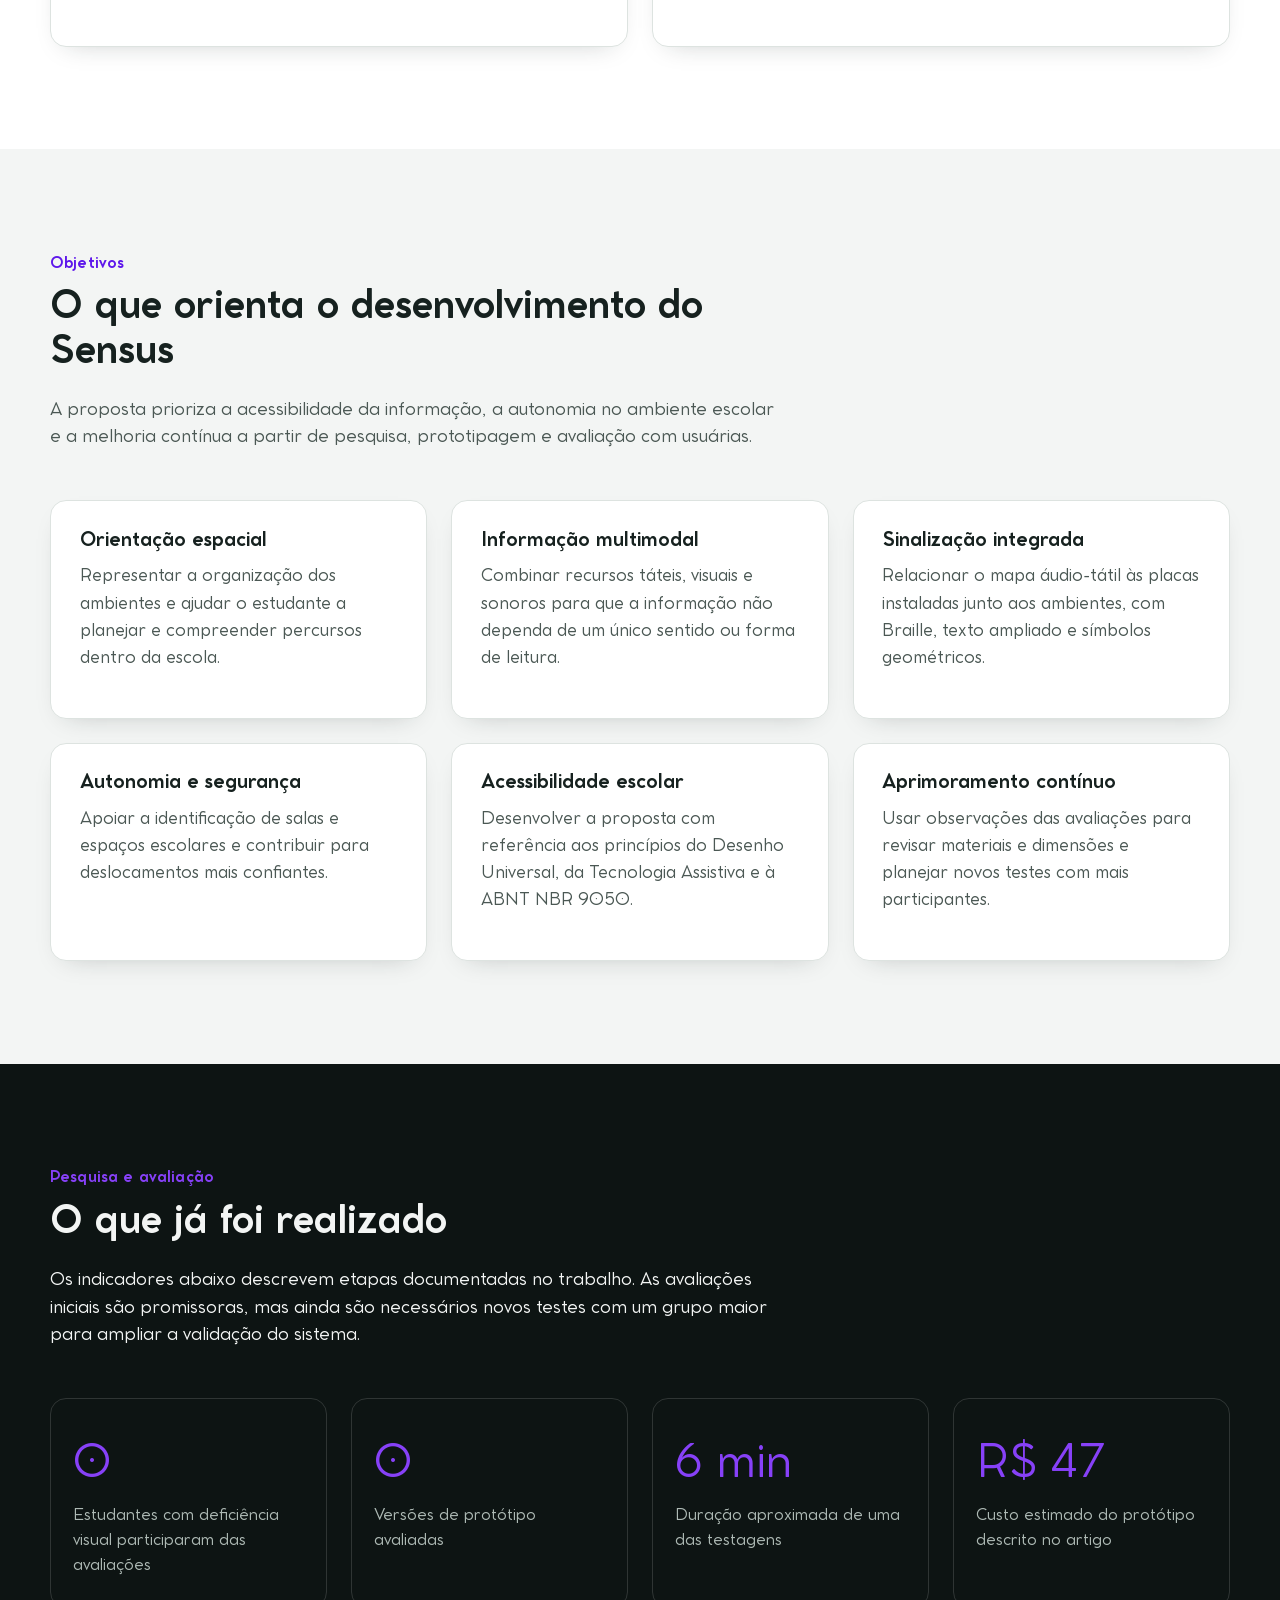
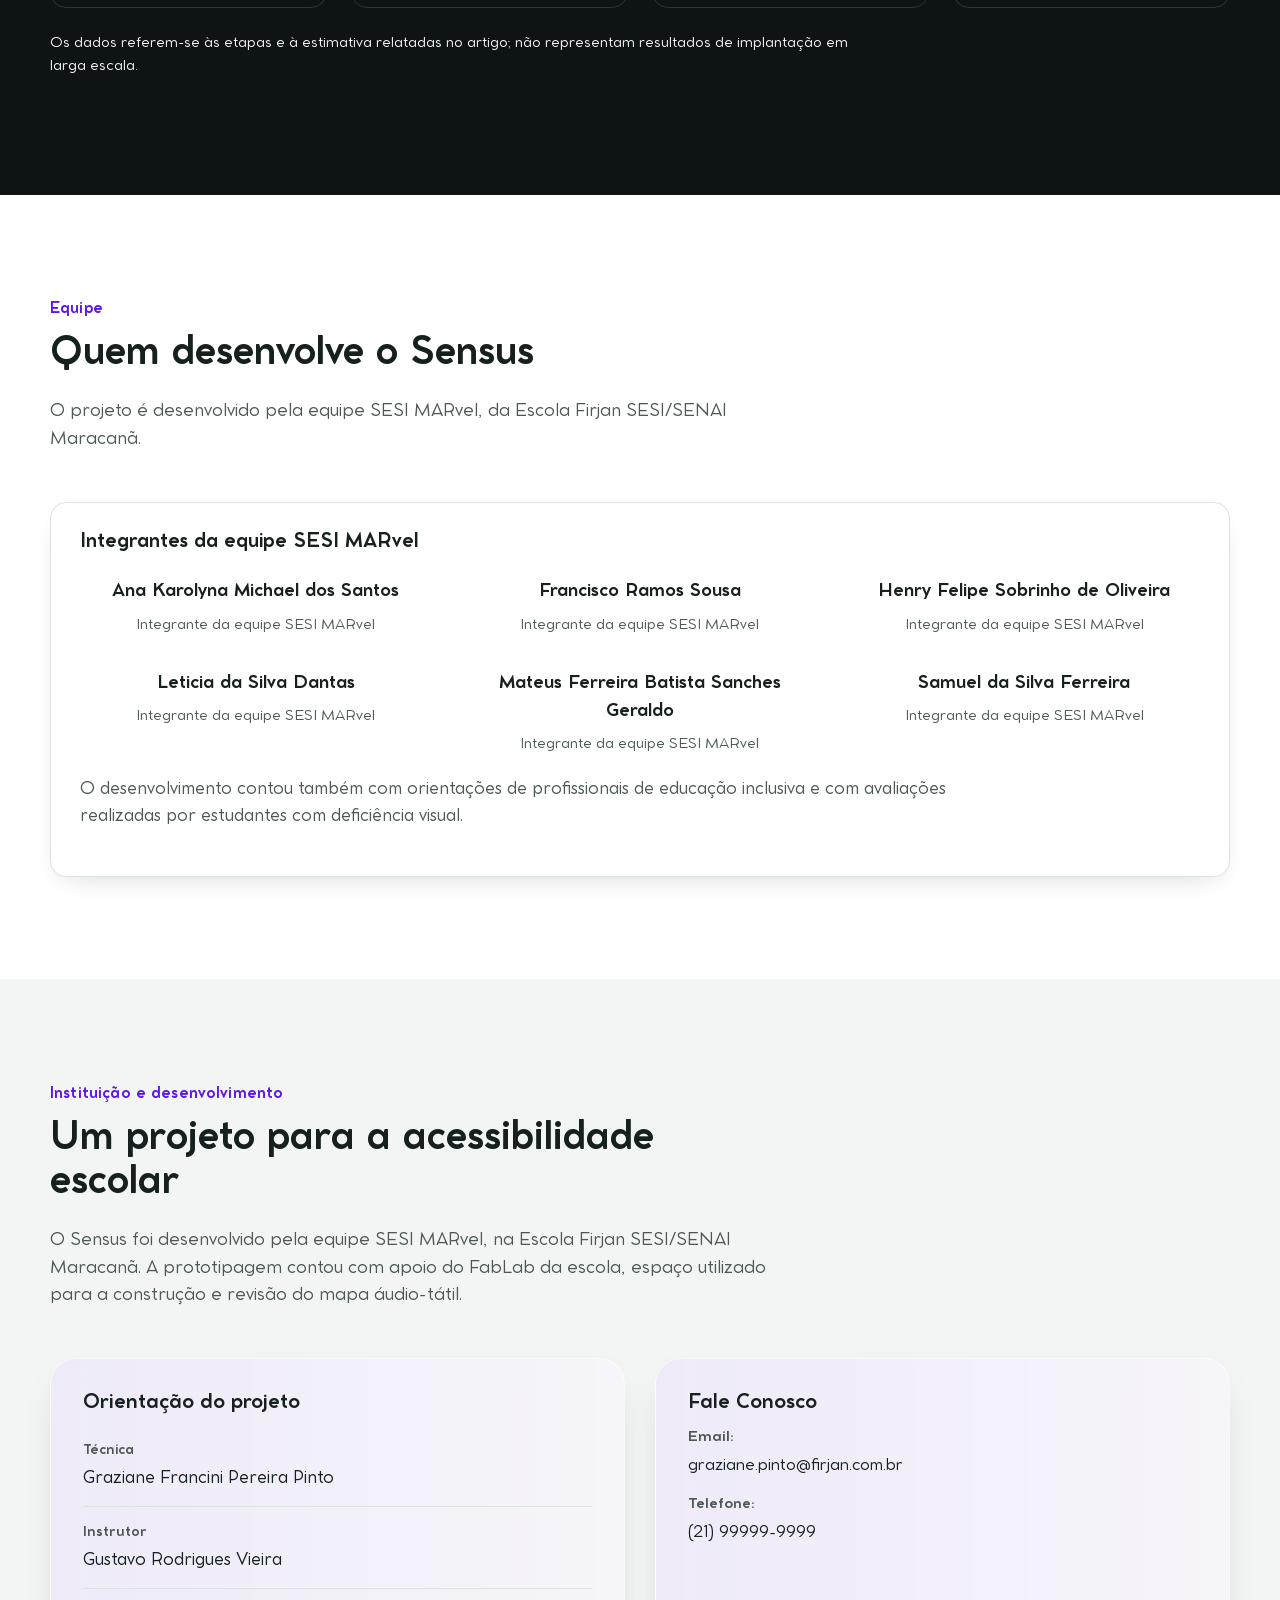
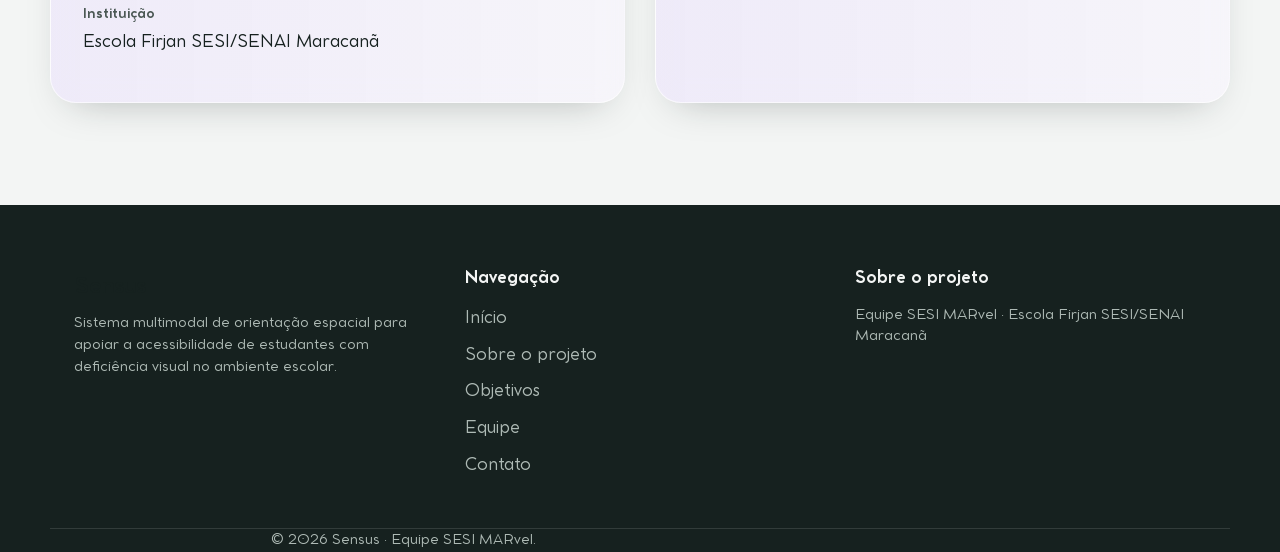
<file: Sensus.html>
<!DOCTYPE html>
<html lang="pt-BR">

<head>
  <meta charset="UTF-8">
  <meta name="viewport" content="width=device-width, initial-scale=1.0">
  <title>Sensus — Sistema Multimodal de Orientação Escolar</title>
  <meta name="description" content="Sensus é um sistema multimodal de orientação espacial para escolas, que integra mapa áudio-tátil, sinalização em relevo, Braille, alto contraste e informações sonoras para apoiar a autonomia de estudantes com deficiência visual.">
  <link rel="preconnect" href="https://fonts.googleapis.com">
  <link rel="preconnect" href="https://fonts.gstatic.com" crossorigin>
  <link
    href="https://fonts.googleapis.com/css2?family=Atkinson+Hyperlegible:ital,wght@0,400;0,700;1,400&family=Fraunces:opsz,wght@9..144,500;9..144,600;9..144,700&display=swap"
    rel="stylesheet">
  <link rel="stylesheet" href="static/css/style.css">
</head>

<body>

  <a class="skip-link" href="#conteudo-principal">Pular para o conteúdo principal</a>

  <div id="preloader" class="preloader" role="status" aria-label="Carregando o site Sensus">
    <div class="preloader-content">

      <span class="preloader-mark" aria-hidden="true">
        <svg viewBox="0 0 474 474" xmlns="http://www.w3.org/2000/svg">
          <path fill="currentColor" fill-rule="evenodd"
            d="M 229.00,18.00 L 228.00,19.00 L 206.00,20.00 L 185.00,24.00 L 149.00,36.00 L 124.00,49.00 L 110.00,58.00 L 93.00,71.00 L 69.00,95.00 L 56.00,112.00 L 46.00,128.00 L 36.00,148.00 L 29.00,166.00 L 22.00,190.00 L 22.00,195.00 L 20.00,201.00 L 19.00,215.00 L 18.00,216.00 L 18.00,228.00 L 17.00,229.00 L 17.00,250.00 L 18.00,251.00 L 19.00,270.00 L 24.00,295.00 L 37.00,331.00 L 57.00,366.00 L 80.00,393.00 L 95.00,407.00 L 109.00,418.00 L 128.00,430.00 L 152.00,442.00 L 172.00,449.00 L 183.00,451.00 L 187.00,453.00 L 209.00,456.00 L 210.00,457.00 L 251.00,458.00 L 252.00,457.00 L 263.00,457.00 L 264.00,456.00 L 277.00,455.00 L 298.00,450.00 L 305.00,447.00 L 311.00,446.00 L 313.00,444.00 L 330.00,438.00 L 347.00,429.00 L 370.00,414.00 L 393.00,394.00 L 404.00,382.00 L 415.00,368.00 L 430.00,344.00 L 439.00,326.00 L 443.00,313.00 L 445.00,310.00 L 452.00,285.00 L 455.00,264.00 L 456.00,263.00 L 457.00,226.00 L 456.00,225.00 L 455.00,206.00 L 453.00,199.00 L 452.00,223.00 L 448.00,243.00 L 439.00,269.00 L 431.00,285.00 L 422.00,299.00 L 411.00,313.00 L 393.00,331.00 L 378.00,343.00 L 348.00,360.00 L 343.00,361.00 L 332.00,366.00 L 309.00,372.00 L 303.00,372.00 L 295.00,374.00 L 261.00,374.00 L 260.00,373.00 L 248.00,372.00 L 246.00,370.00 L 247.00,368.00 L 283.00,330.00 L 285.00,332.00 L 285.00,343.00 L 286.00,343.00 L 293.00,326.00 L 295.00,317.00 L 299.00,307.00 L 301.00,305.00 L 307.00,312.00 L 308.00,311.00 L 317.00,286.00 L 321.00,279.00 L 324.00,283.00 L 337.00,266.00 L 342.00,262.00 L 352.00,260.00 L 359.00,260.00 L 360.00,259.00 L 374.00,259.00 L 378.00,258.00 L 381.00,255.00 L 384.00,246.00 L 384.00,241.00 L 378.00,236.00 L 378.00,234.00 L 373.00,226.00 L 372.00,226.00 L 372.00,235.00 L 369.00,238.00 L 350.00,235.00 L 349.00,233.00 L 360.00,210.00 L 380.00,183.00 L 383.00,185.00 L 386.00,195.00 L 388.00,196.00 L 389.00,193.00 L 389.00,173.00 L 383.00,146.00 L 379.00,135.00 L 375.00,129.00 L 371.00,129.00 L 368.00,132.00 L 356.00,139.00 L 345.00,141.00 L 320.00,149.00 L 317.00,151.00 L 298.00,157.00 L 286.00,163.00 L 282.00,163.00 L 263.00,156.00 L 254.00,154.00 L 233.00,154.00 L 209.00,161.00 L 206.00,163.00 L 200.00,164.00 L 195.00,167.00 L 190.00,168.00 L 169.00,177.00 L 160.00,183.00 L 164.00,184.00 L 166.00,186.00 L 163.00,189.00 L 147.00,193.00 L 114.00,204.00 L 112.00,206.00 L 112.00,208.00 L 116.00,214.00 L 130.00,226.00 L 153.00,238.00 L 166.00,239.00 L 167.00,240.00 L 164.00,243.00 L 151.00,250.00 L 108.00,244.00 L 106.00,240.00 L 106.00,235.00 L 103.00,223.00 L 103.00,216.00 L 102.00,215.00 L 102.00,180.00 L 103.00,179.00 L 103.00,172.00 L 107.00,153.00 L 114.00,132.00 L 124.00,112.00 L 138.00,91.00 L 169.00,60.00 L 183.00,50.00 L 203.00,39.00 L 225.00,30.00 L 233.00,28.00 L 237.00,28.00 L 252.00,24.00 L 278.00,23.00 L 279.00,22.00 L 269.00,21.00 L 268.00,20.00 L 260.00,20.00 L 259.00,19.00 Z M 273.00,179.00 L 270.00,185.00 L 261.00,192.00 L 250.00,197.00 L 247.00,196.00 L 252.00,187.00 L 259.00,181.00 L 271.00,178.00 Z"" />
        </svg>
    </span>

    <span class=" logo-text">Sensus</span>

      </a>
    </div>
  </div>

  <header class="site-header" id="topo">
    <div class="header-inner">

      <a href="#topo" class="logo" aria-label="Sensus — página inicial">

        <span class="logo-mark" aria-hidden="true">
          <svg viewBox="0 0 474 474" xmlns="http://www.w3.org/2000/svg">
            <path fill="currentColor" fill-rule="evenodd"
              d="M 229.00,18.00 L 228.00,19.00 L 206.00,20.00 L 185.00,24.00 L 149.00,36.00 L 124.00,49.00 L 110.00,58.00 L 93.00,71.00 L 69.00,95.00 L 56.00,112.00 L 46.00,128.00 L 36.00,148.00 L 29.00,166.00 L 22.00,190.00 L 22.00,195.00 L 20.00,201.00 L 19.00,215.00 L 18.00,216.00 L 18.00,228.00 L 17.00,229.00 L 17.00,250.00 L 18.00,251.00 L 19.00,270.00 L 24.00,295.00 L 37.00,331.00 L 57.00,366.00 L 80.00,393.00 L 95.00,407.00 L 109.00,418.00 L 128.00,430.00 L 152.00,442.00 L 172.00,449.00 L 183.00,451.00 L 187.00,453.00 L 209.00,456.00 L 210.00,457.00 L 251.00,458.00 L 252.00,457.00 L 263.00,457.00 L 264.00,456.00 L 277.00,455.00 L 298.00,450.00 L 305.00,447.00 L 311.00,446.00 L 313.00,444.00 L 330.00,438.00 L 347.00,429.00 L 370.00,414.00 L 393.00,394.00 L 404.00,382.00 L 415.00,368.00 L 430.00,344.00 L 439.00,326.00 L 443.00,313.00 L 445.00,310.00 L 452.00,285.00 L 455.00,264.00 L 456.00,263.00 L 457.00,226.00 L 456.00,225.00 L 455.00,206.00 L 453.00,199.00 L 452.00,223.00 L 448.00,243.00 L 439.00,269.00 L 431.00,285.00 L 422.00,299.00 L 411.00,313.00 L 393.00,331.00 L 378.00,343.00 L 348.00,360.00 L 343.00,361.00 L 332.00,366.00 L 309.00,372.00 L 303.00,372.00 L 295.00,374.00 L 261.00,374.00 L 260.00,373.00 L 248.00,372.00 L 246.00,370.00 L 247.00,368.00 L 283.00,330.00 L 285.00,332.00 L 285.00,343.00 L 286.00,343.00 L 293.00,326.00 L 295.00,317.00 L 299.00,307.00 L 301.00,305.00 L 307.00,312.00 L 308.00,311.00 L 317.00,286.00 L 321.00,279.00 L 324.00,283.00 L 337.00,266.00 L 342.00,262.00 L 352.00,260.00 L 359.00,260.00 L 360.00,259.00 L 374.00,259.00 L 378.00,258.00 L 381.00,255.00 L 384.00,246.00 L 384.00,241.00 L 378.00,236.00 L 378.00,234.00 L 373.00,226.00 L 372.00,226.00 L 372.00,235.00 L 369.00,238.00 L 350.00,235.00 L 349.00,233.00 L 360.00,210.00 L 380.00,183.00 L 383.00,185.00 L 386.00,195.00 L 388.00,196.00 L 389.00,193.00 L 389.00,173.00 L 383.00,146.00 L 379.00,135.00 L 375.00,129.00 L 371.00,129.00 L 368.00,132.00 L 356.00,139.00 L 345.00,141.00 L 320.00,149.00 L 317.00,151.00 L 298.00,157.00 L 286.00,163.00 L 282.00,163.00 L 263.00,156.00 L 254.00,154.00 L 233.00,154.00 L 209.00,161.00 L 206.00,163.00 L 200.00,164.00 L 195.00,167.00 L 190.00,168.00 L 169.00,177.00 L 160.00,183.00 L 164.00,184.00 L 166.00,186.00 L 163.00,189.00 L 147.00,193.00 L 114.00,204.00 L 112.00,206.00 L 112.00,208.00 L 116.00,214.00 L 130.00,226.00 L 153.00,238.00 L 166.00,239.00 L 167.00,240.00 L 164.00,243.00 L 151.00,250.00 L 108.00,244.00 L 106.00,240.00 L 106.00,235.00 L 103.00,223.00 L 103.00,216.00 L 102.00,215.00 L 102.00,180.00 L 103.00,179.00 L 103.00,172.00 L 107.00,153.00 L 114.00,132.00 L 124.00,112.00 L 138.00,91.00 L 169.00,60.00 L 183.00,50.00 L 203.00,39.00 L 225.00,30.00 L 233.00,28.00 L 237.00,28.00 L 252.00,24.00 L 278.00,23.00 L 279.00,22.00 L 269.00,21.00 L 268.00,20.00 L 260.00,20.00 L 259.00,19.00 Z M 273.00,179.00 L 270.00,185.00 L 261.00,192.00 L 250.00,197.00 L 247.00,196.00 L 252.00,187.00 L 259.00,181.00 L 271.00,178.00 Z" />
          </svg>
        </span>

        <span class=" logo-text">Sensus</span>

      </a>

      <button class="menu-toggle" id="menuToggle" aria-expanded="false" aria-controls="menuPrincipal"
        aria-label="Abrir menu de navegação">
        <span class="menu-toggle-bar" aria-hidden="true"></span>
        <span class="menu-toggle-bar" aria-hidden="true"></span>
        <span class="menu-toggle-bar" aria-hidden="true"></span>
      </button>

      <nav class="main-nav" id="menuPrincipal" aria-label="Navegação principal">
        <ul>
          <li><a href="#topo" class="nav-link">Início</a></li>
          <li><a href="#sobre" class="nav-link">Sobre o projeto</a></li>
          <li><a href="#objetivos" class="nav-link">Objetivos</a></li>
          <li><a href="#equipe" class="nav-link">Equipe</a></li>
          <li><a href="#contato" class="nav-link nav-link--cta">Contato</a></li>
        </ul>
      </nav>
    </div>
  </header>

  <main id="conteudo-principal">

    <!-- HERO -->
    <section class="hero" aria-label="Apresentação do projeto Sensus">
      <div class="hero-inner">
        <div class="hero-copy" data-reveal>
          <p class="hero-kicker">Tecnologia assistiva para escolas</p>
          <h1 class="hero-title">Conhecer o espaço, <br> <span>circular com autonomia.</span></h1>
          <p class="hero-lead">
            Sensus é um sistema multimodal de orientação espacial que ajuda estudantes cegos ou com baixa visão
            a compreender a organização da escola. O projeto combina um mapa áudio-tátil com sinalizações
            táteis instaladas junto aos ambientes, reunindo relevo, texturas, Braille, caracteres ampliados,
            alto contraste, formas geométricas e informações sonoras.
          </p>
          <div class="hero-actions">
            <a href="#sobre" class="btn btn-primary">Conheça o projeto</a>
            <a href="#equipe" class="btn btn-ghost">Conheça a equipe</a>
          </div>
        </div>

        <div class="hero-visual" aria-hidden="true">
          <div class="hero-path-card glass">
            <img src="static/img/LogoSensus.svg" class="hero-svg-asset" alt="" role="presentation" />
            <div class="hero-path-card-label">
              <strong>3 formas de acesso</strong>
              <span>informações táteis · visuais · sonoras</span>
            </div>
          </div>
        </div>
      </div>
    </section>

    <!-- SOBRE -->
    <section id="sobre" class="section" aria-labelledby="sobre-titulo">
      <div class="section-inner">
        <header class="section-head" data-reveal>
          <p class="eyebrow">Sobre o projeto</p>
          <h2 id="sobre-titulo">Informação acessível para reconhecer os espaços da escola</h2>
          <p class="section-lead">
            A falta de sinalização acessível pode dificultar que estudantes com deficiência visual encontrem
            salas, banheiros, biblioteca, secretaria e outros ambientes. O Sensus foi desenvolvido para oferecer
            diferentes formas de compreender a organização espacial da escola e apoiar deslocamentos mais seguros.
          </p>
        </header>

        <div class="card-grid card-grid--2">
          <article class="info-card" data-reveal>
            <h3>O problema</h3>
            <p>
              Quando mapas, placas e informações do ambiente não podem ser percebidos pelo tato, pela visão
              residual ou pela audição, estudantes cegos ou com baixa visão podem ter dificuldade para identificar
              locais e depender mais do auxílio de outras pessoas.
            </p>
          </article>
          <article class="info-card" data-reveal>
            <h3>A solução</h3>
            <p>
              O Sensus reúne um mapa com representação espacial em relevo e sinalizações correspondentes junto
              aos ambientes escolares. A proposta é que o usuário consiga associar as informações do mapa às
              placas instaladas pela escola.
            </p>
          </article>
          <article class="info-card" data-reveal>
            <h3>Como funciona</h3>
            <p>
              O mapa combina trilhas e formas em relevo, texturas, Braille, caracteres ampliados e alto contraste.
              Botões acionam informações sonoras sobre os ambientes, oferecendo mais de uma forma de acessar
              a informação, conforme as necessidades e habilidades de cada pessoa.
            </p>
          </article>
          <article class="info-card" data-reveal>
            <h3>Desenvolvimento com avaliação</h3>
            <p>
              A equipe produziu e revisou protótipos a partir de avaliações com duas estudantes com deficiência
              visual. Os comentários contribuíram para ajustar a textura, as trilhas, as formas, a legenda e o
              dimensionamento dos espaços representados.
            </p>
          </article>
        </div>
      </div>
    </section>

    <!-- OBJETIVOS -->
    <section id="objetivos" class="section section--alt" aria-labelledby="objetivos-titulo">
      <div class="section-inner">
        <header class="section-head" data-reveal>
          <p class="eyebrow">Objetivos</p>
          <h2 id="objetivos-titulo">O que orienta o desenvolvimento do Sensus</h2>
          <p class="section-lead">
            A proposta prioriza a acessibilidade da informação, a autonomia no ambiente escolar e a melhoria
            contínua a partir de pesquisa, prototipagem e avaliação com usuárias.
          </p>
        </header>

        <div class="card-grid card-grid--3">
          <article class="goal-card" data-reveal>
            <h3>Orientação espacial</h3>
            <p>Representar a organização dos ambientes e ajudar o estudante a planejar e compreender percursos dentro da escola.</p>
          </article>
          <article class="goal-card" data-reveal>
            <h3>Informação multimodal</h3>
            <p>Combinar recursos táteis, visuais e sonoros para que a informação não dependa de um único sentido ou forma de leitura.</p>
          </article>
          <article class="goal-card" data-reveal>
            <h3>Sinalização integrada</h3>
            <p>Relacionar o mapa áudio-tátil às placas instaladas junto aos ambientes, com Braille, texto ampliado e símbolos geométricos.</p>
          </article>
          <article class="goal-card" data-reveal>
            <h3>Autonomia e segurança</h3>
            <p>Apoiar a identificação de salas e espaços escolares e contribuir para deslocamentos mais confiantes.</p>
          </article>
          <article class="goal-card" data-reveal>
            <h3>Acessibilidade escolar</h3>
            <p>Desenvolver a proposta com referência aos princípios do Desenho Universal, da Tecnologia Assistiva e à ABNT NBR 9050.</p>
          </article>
          <article class="goal-card" data-reveal>
            <h3>Aprimoramento contínuo</h3>
            <p>Usar observações das avaliações para revisar materiais e dimensões e planejar novos testes com mais participantes.</p>
          </article>
        </div>
      </div>
    </section>

    <!-- IMPACTO -->
    <section id="impacto" class="section section--dark" aria-labelledby="impacto-titulo">
      <div class="section-inner">
        <header class="section-head section-head--light" data-reveal>
          <p class="eyebrow eyebrow--light">Pesquisa e avaliação</p>
          <h2 id="impacto-titulo">O que já foi realizado</h2>
          <p class="section-lead section-lead--light">
            Os indicadores abaixo descrevem etapas documentadas no trabalho. As avaliações iniciais são promissoras,
            mas ainda são necessários novos testes com um grupo maior para ampliar a validação do sistema.
          </p>
        </header>

        <dl class="stats-grid">
          <div class="stat-card" data-reveal data-count="2" data-suffix="">
            <dt>Estudantes com deficiência visual participaram das avaliações</dt>
            <dd><span class="stat-number">0</span></dd>
          </div>
          <div class="stat-card" data-reveal data-count="2" data-suffix="">
            <dt>Versões de protótipo avaliadas</dt>
            <dd><span class="stat-number">0</span></dd>
          </div>
          <div class="stat-card" data-reveal data-count="15" data-suffix=" min">
            <dt>Duração aproximada de uma das testagens</dt>
            <dd><span class="stat-number">0</span></dd>
          </div>
          <div class="stat-card" data-reveal data-count="106" data-prefix="R$ " data-suffix="">
            <dt>Custo estimado do protótipo descrito no artigo</dt>
            <dd><span class="stat-number">0</span></dd>
          </div>
        </dl>
        <p class="stats-note">Os dados referem-se às etapas e à estimativa relatadas no artigo; não representam resultados de implantação em larga escala.</p>
      </div>
    </section>

    <!-- EQUIPE -->
    <section id="equipe" class="section" aria-labelledby="equipe-titulo">
      <div class="section-inner">
        <header class="section-head" data-reveal>
          <p class="eyebrow">Equipe</p>
          <h2 id="equipe-titulo">Quem desenvolve o Sensus</h2>
          <p class="section-lead">
            O projeto é desenvolvido pela equipe SESI MARvel, da Escola Firjan SESI/SENAI Maracanã.
          </p>
        </header>

        <div class="info-card" data-reveal>
          <h3>Integrantes da equipe SESI MARvel</h3>
          <div class="grid-equipe">
            <div class="card-membro">
              <div class="card-conteudo">
                <h4>Ana Karolyna Michael dos Santos</h4>
                <p class="descricao">Integrante da equipe SESI MARvel</p>
              </div>
            </div>
            <div class="card-membro">
              <div class="card-conteudo">
                <h4>Francisco Ramos Sousa</h4>
                <p class="descricao">Integrante da equipe SESI MARvel</p>
              </div>
            </div>
            <div class="card-membro">
              <div class="card-conteudo">
                <h4>Henry Felipe Sobrinho de Oliveira</h4>
                <p class="descricao">Integrante da equipe SESI MARvel</p>
              </div>
            </div>
            <div class="card-membro">
              <div class="card-conteudo">
                <h4>Leticia da Silva Dantas</h4>
                <p class="descricao">Integrante da equipe SESI MARvel</p>
              </div>
            </div>
            <div class="card-membro">
              <div class="card-conteudo">
                <h4>Mateus Ferreira Batista Sanches Geraldo</h4>
                <p class="descricao">Integrante da equipe SESI MARvel</p>
              </div>
            </div>
            <div class="card-membro">
              <div class="card-conteudo">
                <h4>Samuel da Silva Ferreira</h4>
                <p class="descricao">Integrante da equipe SESI MARvel</p>
              </div>
            </div>
          </div>
          <p style="margin-top:20px;">O desenvolvimento contou também com orientações de profissionais de educação inclusiva e com avaliações realizadas por estudantes com deficiência visual.</p>
        </div>
      </div>
    </section>

    <!-- CONTATO -->
    <section id="contato" class="section section--alt" aria-labelledby="contato-titulo">
      <div class="section-inner">
        <header class="section-head" data-reveal>
          <p class="eyebrow">Instituição e desenvolvimento</p>
          <h2 id="contato-titulo">Um projeto para a acessibilidade escolar</h2>
          <p class="section-lead">
            O Sensus foi desenvolvido pela equipe SESI MARvel, na Escola Firjan SESI/SENAI Maracanã.
            A prototipagem contou com apoio do FabLab da escola, espaço utilizado para a construção e revisão
            do mapa áudio-tátil.
          </p>
        </header>

        <div class="contato-container" data-reveal>
          <!-- Left side: Technique and Instructor Info -->
          <div class="contato-info-texto contact-info glass">
            <h3>Orientação do projeto</h3>
            <ul class="contact-list">
              <li>
                <span class="contact-label">Técnica</span>
                <span>Graziane Francini Pereira Pinto</span>
              </li>
              <li>
                <span class="contact-label">Instrutor</span>
                <span>Gustavo Rodrigues Vieira</span>
              </li>
              <li>
                <span class="contact-label">Instituição</span>
                <span>Escola Firjan SESI/SENAI Maracanã</span>
              </li>
            </ul>
          </div>

          <!-- Right side: Contact Block -->
          <div class="contato-bloco-dados contact-info glass">
            <h3>Fale Conosco</h3>
            <div class="dados-item">
              <strong>Email:</strong> <span>graziane.pinto@firjan.com.br</span>
            </div>
            <div class="dados-item">
              <strong>Telefone:</strong> <span>(21) 99999-9999</span>
            </div>
          </div>
        </div>
      </div>
    </section>

  </main>

  <footer class="site-footer">
    <div class="footer-inner">
      <div class="footer-brand">
        <span class="logo-text">Sensus</span>
        <p>Sistema multimodal de orientação espacial para apoiar a acessibilidade de estudantes com deficiência visual no ambiente escolar.</p>
      </div>

      <nav class="footer-links" aria-label="Links rápidos">
        <h3>Navegação</h3>
        <ul>
          <li><a href="#conteudo-principal">Início</a></li>
          <li><a href="#sobre">Sobre o projeto</a></li>
          <li><a href="#objetivos">Objetivos</a></li>
          <li><a href="#equipe">Equipe</a></li>
          <li><a href="#contato">Contato</a></li>
        </ul>
      </nav>

      <div class="footer-social">
        <h3>Sobre o projeto</h3>
        <p>Equipe SESI MARvel · Escola Firjan SESI/SENAI Maracanã</p>
      </div>
    </div>
    <p class="footer-copy">© <span id="anoAtual">2026</span> Sensus · Equipe SESI MARvel.</p>
  </footer>

  <script src="static/js/script.js"></script>
</body>

</html>
</file>
<file: static/css/style.css>
:root {
  --color-bg: #FFFFFF;
  --color-bg-alt: #F3F5F4;
  --color-bg-dark: #0d1413;
  --color-ink: #16211F;
  --color-ink-soft: #4B5854;
  --color-ink-on-dark: #F3F5F4;
  --color-ink-soft-on-dark: #AEBAB5;

  --color-accent: #8741f8;
  --color-accent-deep: #5e17eb;
  --color-accent-soft: #ECE0FD;
  --gradient-accent: linear-gradient(90deg, #5e17eb 0%, #8741f8 100%);

  --color-line: #DDE3E0;
  --color-line-strong: #C3CCC8;

  --font-display: "Cocomat", sans-serif;
  --font-body: "Cocomat", sans-serif;

  --radius-sm: 10px;
  --radius-md: 16px;
  --radius-lg: 26px;

  --shadow-soft: 0 16px 40px -22px rgba(22, 33, 31, 0.35);
  --shadow-card: 0 10px 26px -16px rgba(22, 33, 31, 0.28);

  --max-width: 1180px;
  --header-height: 76px;

  --transition-fast: 160ms ease;
  --transition-base: 260ms ease;
}

/* =========================================================
  RESET BÁSICO & TIPOGRAFIA
========================================================= */
*,
*::before,
*::after {
  box-sizing: border-box;
}

@font-face {
  font-family: "Cocomat";
  src: url("../fonts/CocomatPro-Regular.ttf") format("truetype");
  font-weight: 400;
  font-style: normal;
}

@font-face {
  font-family: "Cocomat";
  src: url("../fonts/CocomatPro-Medium.ttf") format("truetype");
  font-weight: 500;
  font-style: normal;
}

@font-face {
  font-family: "Cocomat";
  src: url("../fonts/CocomatPro-Bold.ttf") format("truetype");
  font-weight: 700;
  font-style: normal;
}

html {
  scroll-behavior: smooth;
  scroll-padding-top: calc(var(--header-height) + 12px);
}

body {
  margin: 0;
  font-family: var(--font-body);
  font-size: 1.06rem;
  line-height: 1.6;
  color: var(--color-ink);
  background: var(--color-bg);
  -webkit-font-smoothing: antialiased;
}

img {
  max-width: 100%;
  display: block;
}

a {
  color: inherit;
  text-decoration: none;
}

ul {
  list-style: none;
  margin: 0;
  padding: 0;
}

h1,
h2,
h3 {
  font-family: var(--font-display);
  color: var(--color-ink);
  line-height: 1.15;
  margin: 0 0 0.6em;
  font-weight: 600;
}

p {
  margin: 0 0 1em;
  color: var(--color-ink-soft);
  max-width: 62ch;
}

button {
  font-family: inherit;
  cursor: pointer;
}

/* Respeita preferência do usuário por menos movimento */
@media (prefers-reduced-motion: reduce) {
  html {
    scroll-behavior: auto;
  }

  *,
  *::before,
  *::after {
    animation-duration: 0.001ms !important;
    animation-iteration-count: 1 !important;
    transition-duration: 0.001ms !important;
    scroll-behavior: auto !important;
  }
}

/* =========================================================
  ACESSIBILIDADE
========================================================= */
:focus-visible {
  outline: 3px solid var(--color-accent-deep);
  outline-offset: 3px;
  border-radius: 4px;
}

.skip-link {
  position: absolute;
  left: 1rem;
  top: -60px;
  background: var(--color-ink);
  color: #fff;
  padding: 0.75rem 1.2rem;
  border-radius: var(--radius-sm);
  z-index: 1000;
  transition: top var(--transition-fast);
}

.skip-link:focus {
  top: 1rem;
}

/* =========================================================
  UTILITÁRIOS DE LAYOUT
========================================================= */
.section {
  padding: clamp(4rem, 8vw, 7rem) 1.5rem;
}

.section--alt {
  background: var(--color-bg-alt);
}

.section--dark {
  background: var(--color-bg-dark);
}

.section--dark p,
.section--dark h2 {
  color: var(--color-ink-on-dark);
}

.section-inner,
.header-inner,
.hero-inner,
.footer-inner {
  max-width: var(--max-width);
  margin-inline: auto;
}

.section-head {
  max-width: 46rem;
  margin-bottom: 3rem;
}

.section-head--light .eyebrow,
.eyebrow--light {
  color: var(--color-accent);
}

.section-lead--light {
  color: var(--color-ink-soft-on-dark);
}

.eyebrow {
  font-family: var(--font-body);
  font-weight: 700;
  color: var(--color-accent-deep);
  margin-bottom: 0.6rem;
  font-size: 0.95rem;
  letter-spacing: 0.01em;
}

.section-head h2 {
  font-size: clamp(1.7rem, 3vw, 2.4rem);
}

.section-lead {
  font-size: 1.08rem;
  max-width: 52ch;
}

.glass {
  background:
    linear-gradient(90deg, rgba(94, 23, 235, 0.07), rgba(135, 65, 248, 0.03)),
    rgba(255, 255, 255, 0.55);
  backdrop-filter: blur(14px);
  -webkit-backdrop-filter: blur(14px);
  border: 1px solid rgba(255, 255, 255, 0.6);
  box-shadow: var(--shadow-soft);
}

/* =========================================================
  BOTÕES
========================================================= */
.btn {
  display: inline-flex;
  align-items: center;
  justify-content: center;
  padding: 0.85rem 1.6rem;
  border-radius: 999px;
  font-weight: 700;
  font-size: 1rem;
  border: 2px solid transparent;
  transition: transform var(--transition-fast), background var(--transition-fast), border-color var(--transition-fast);
  min-height: 48px;
}

.btn-primary {
  background: var(--gradient-accent);
  color: #fff;
  transition: transform var(--transition-fast), filter var(--transition-fast), border-color var(--transition-fast);
}

.btn-primary:hover {
  filter: brightness(1.08);
}

.btn-primary:active {
  transform: translateY(1px);
}

.btn-ghost {
  background: transparent;
  border-color: var(--color-line-strong);
  color: var(--color-ink);
}

.btn-ghost:hover {
  border-color: var(--color-accent-deep);
  color: var(--color-accent-deep);
}

/* =========================================================
  HEADER / NAVBAR
========================================================= */
.site-header {
  position: fixed;
  inset-inline: 0;
  top: 0;
  height: var(--header-height);
  z-index: 900;
  background: rgba(255, 255, 255, 0.82);
  backdrop-filter: blur(12px);
  -webkit-backdrop-filter: blur(12px);
  border-bottom: 1px solid var(--color-line);
}

.header-inner {
  height: 100%;
  padding: 0 1.5rem;
  display: flex;
  align-items: center;
  justify-content: space-between;
  gap: 1rem;
}

.logo {
  display: flex;
  align-items: center;
  gap: 10px;
}

.logo-mark {
  width: 45px;
  height: 50px;
  flex-shrink: 0;
  color: var(--color-accent-deep);
}

.logo-text {
  font-family: var(--font-display);
  font-weight: 700;
  font-size: 1.4rem;
  color: var(--color-ink);
}

.main-nav ul {
  display: flex;
  align-items: center;
  gap: clamp(0.5rem, 2vw, 2rem);
}

.nav-link {
  position: relative;
  padding: 0.5rem 0.1rem;
  font-weight: 700;
  color: var(--color-ink-soft);
  transition: color var(--transition-fast);
}

.nav-link::after {
  content: "";
  position: absolute;
  left: 0;
  right: 100%;
  bottom: -2px;
  height: 2px;
  background: var(--color-accent);
  transition: right var(--transition-base);
}

.nav-link:hover,
.nav-link:focus-visible {
  color: var(--color-ink);
}

.nav-link:hover::after,
.nav-link:focus-visible::after {
  right: 0;
}

.nav-link--cta {
  background: var(--color-ink);
  color: #fff !important;
  padding: 0.55rem 1.1rem;
  border-radius: 999px;
}

.nav-link--cta::after {
  display: none;
}

.nav-link--cta:hover {
  background: var(--gradient-accent);
}

.menu-toggle {
  display: none;
  flex-direction: column;
  justify-content: center;
  gap: 5px;
  width: 44px;
  height: 44px;
  background: transparent;
  border: 1px solid var(--color-line-strong);
  border-radius: var(--radius-sm);
}

.menu-toggle-bar {
  display: block;
  width: 20px;
  height: 2px;
  background: var(--color-ink);
  margin-inline: auto;
  transition: transform var(--transition-base), opacity var(--transition-base);
}

.menu-toggle[aria-expanded="true"] .menu-toggle-bar:nth-child(1) {
  transform: translateY(7px) rotate(45deg);
}

.menu-toggle[aria-expanded="true"] .menu-toggle-bar:nth-child(2) {
  opacity: 0;
}

.menu-toggle[aria-expanded="true"] .menu-toggle-bar:nth-child(3) {
  transform: translateY(-7px) rotate(-45deg);
}

/* =========================================================
  HERO
========================================================= */
.hero {
  padding: calc(var(--header-height) + 3.5rem) 1.5rem 5rem;
  background:
    radial-gradient(60% 60% at 85% 10%, rgba(135, 65, 248, 0.10), transparent 70%),
    var(--color-bg);
}

.hero-inner {
  display: grid;
  grid-template-columns: minmax(0, 1.05fr) minmax(0, 0.8fr);
  gap: clamp(2rem, 5vw, 4rem);
  align-items: center;
}

.hero-kicker {
  font-weight: 700;
  color: var(--color-accent-deep);
  margin-bottom: 0.9rem;
}

.hero-title {
  font-size: clamp(2.4rem, 5.5vw, 3.6rem);
  max-width: 14ch;
}

.hero-title span {
  color: var(--color-accent-deep);
}

.hero-lead {
  font-size: 1.15rem;
  max-width: 46ch;
}

.hero-actions {
  display: flex;
  flex-wrap: wrap;
  gap: 1rem;
  margin-top: 2rem;
}

.hero-visual {
  display: flex;
  justify-content: center;
  align-items: center;
  width: 100%;
  margin: 1.5rem 0;
}

.hero-path-card {
  width: 100%;
  max-width: 360px;
  aspect-ratio: 1 / 1;
  border-radius: var(--radius-lg);
  overflow: hidden;
  display: flex;
  flex-direction: column;
  background-color: #f4f0ff;
}

.hero-svg-asset {
  width: 100%;
  flex: 1;
  min-height: 0;
  object-fit: contain;
  object-position: center bottom;
  padding: 1.5rem;
  box-sizing: border-box;
}

.hero-path-card-label {
  display: flex;
  flex-direction: column;
  padding: 1.2rem 1.6rem;
  background-color: var(--color-bg);
  border-top: 1px solid rgba(0, 0, 0, 0.08);
  font-size: 0.92rem;
  color: var(--color-ink-soft);
}

.hero-path-card-label strong {
  font-family: var(--font-display);
  font-size: 1.3rem;
  color: var(--color-ink);
  margin-bottom: 0.2rem;
}

/* =========================================================
  CARDS & GRIDS
========================================================= */
.card-grid {
  display: grid;
  gap: 1.5rem;
}

.card-grid--2 {
  grid-template-columns: repeat(2, minmax(0, 1fr));
}

.card-grid--3 {
  grid-template-columns: repeat(3, minmax(0, 1fr));
}

.info-card,
.goal-card {
  background: var(--color-bg);
  border: 1px solid var(--color-line);
  border-radius: var(--radius-md);
  padding: 1.8rem;
  box-shadow: var(--shadow-card);
}

.info-card h3,
.goal-card h3 {
  font-size: 1.2rem;
}

.goal-card {
  transition: transform var(--transition-base), border-color var(--transition-base);
}

.goal-card:hover {
  transform: translateY(-4px);
  border-color: var(--color-accent);
}

/* =========================================================
  IMPACTO / ESTATÍSTICAS
========================================================= */
.stats-grid {
  display: grid;
  grid-template-columns: repeat(4, minmax(0, 1fr));
  gap: 1.5rem;
  margin: 0;
}

.stat-card {
  display: flex;
  flex-direction: column;
  border: 1px solid rgba(255, 255, 255, 0.14);
  border-radius: var(--radius-md);
  padding: 1.8rem 1.4rem;
  text-align: left;
}

.stat-card dt {
  order: 2;
  margin: 0;
  color: var(--color-ink-soft-on-dark);
  font-size: 0.98rem;
}

.stat-card dd {
  margin: 0;
}

.stat-number {
  display: block;
  order: 1;
  font-family: var(--font-display);
  font-size: clamp(2.2rem, 4vw, 2.8rem);
  color: var(--color-accent);
  margin-bottom: 0.2rem;
}

.stats-note {
  margin-top: 1.5rem;
  font-size: 0.9rem;
  color: var(--color-ink-soft-on-dark);
}

/* =========================================================
  EQUIPE
========================================================= */
.grid-equipe {
  display: grid;
  grid-template-columns: repeat(3, 1fr);
  gap: 32px;
  justify-content: center;
  align-items: start;
  margin-top: 24px;
}

.card-membro {
  display: flex;
  flex-direction: column;
  align-items: center;
  text-align: center;
}

.card-membro img {
  width: 100%;
  max-width: 200px;
  aspect-ratio: 1 / 1;
  object-fit: cover;
  border-radius: 8px;
  margin-bottom: 16px;
}

.card-conteudo h4 {
  margin: 0 0 8px 0;
  font-size: 1.1rem;
}

.card-conteudo .descricao {
  margin: 0;
  font-size: 0.9rem;
  color: var(--color-ink-soft);
}

.nota-rodape-equipe {
  margin: 32px auto 0 auto;
  text-align: center;
  max-width: 800px;
  font-size: 0.95rem;
  line-height: 1.5;
  color: var(--color-ink-soft);
}

/* =========================================================
  CONTATO
========================================================= */
.contato-container {
  display: flex;
  justify-content: space-between;
  align-items: stretch;
  gap: 30px;
  flex-wrap: wrap;
}

.contato-info-texto,
.contato-bloco-dados {
  flex: 1;
  min-width: 280px;
}

.contact-info {
  border-radius: var(--radius-lg);
  padding: 2rem;
}

.contact-list li {
  display: flex;
  flex-direction: column;
  padding: 0.9rem 0;
  border-bottom: 1px solid var(--color-line);
}

.contact-list li:last-child {
  border-bottom: none;
}

.contact-label {
  font-size: 0.85rem;
  font-weight: 700;
  color: var(--color-ink-soft);
  margin-bottom: 0.2rem;
}

.dados-item {
  margin-bottom: 15px;
  font-size: 16px;
  color: var(--color-ink);
}

.dados-item strong {
  display: block;
  font-size: 0.9rem;
  color: var(--color-ink-soft);
  margin-bottom: 4px;
}

/* =========================================================
  PRELOADER
========================================================= */
body.is-loading {
  overflow: hidden;
}

.preloader {
  position: fixed;
  inset: 0;
  z-index: 3000;
  display: flex;
  align-items: center;
  justify-content: center;
  background: var(--color-bg);
  transition: opacity 450ms ease, visibility 450ms ease;
}

.preloader.is-hidden {
  opacity: 0;
  visibility: hidden;
  pointer-events: none;
}

.preloader-content {
  display: flex;
  flex-direction: column;
  align-items: center;
  gap: 0.7rem;
}

.preloader-mark {
  display: block;
  width: 86px;
  height: 100px;
  flex-shrink: 0;
  animation: loboPulse 1.5s ease-in-out infinite;
}

@keyframes loboPulse {

  0%,
  100% {
    transform: scale(0.92);
    opacity: 0.72;
  }

  50% {
    transform: scale(1);
    opacity: 1;
  }
}

.preloader-text {
  font-family: var(--font-display);
  font-weight: 700;
  font-size: 1.05rem;
  letter-spacing: 0.02em;
  color: var(--color-accent-deep);
}

@media (prefers-reduced-motion: reduce) {
  .preloader-mark {
    animation: none;
    opacity: 1;
  }
}

/* =========================================================
  ANIMAÇÕES DE ENTRADA
========================================================= */
[data-reveal] {
  opacity: 0;
  transform: translateY(18px);
  transition: opacity 600ms ease, transform 600ms ease;
}

[data-reveal].is-visible {
  opacity: 1;
  transform: translateY(0);
}

/* =========================================================
  RODAPÉ (SITE FOOTER) - UNIFICADO
========================================================= */
.site-footer {
  background: var(--color-ink);
  /* Cor da parte superior (acima da linha) */
  color: var(--color-ink-on-dark);
  padding: 4rem 0 0 0;
  /* Espaçamento ajustado para permitir fundo 100% na parte inferior */
}

.footer-inner {
  display: grid;
  grid-template-columns: repeat(auto-fit, minmax(250px, 1fr));
  gap: 2.5rem;
  max-width: var(--max-width);
  margin-inline: auto;
  padding: 0 1.5rem 2.5rem 1.5rem;
  /* Margens internas da parte superior */
  border-bottom: 1px solid rgba(255, 255, 255, 0.12);
  /* Linha divisória */
  align-items: start;
}

.footer-logo {
  height: auto;
  display: block;
  object-fit: contain;
}

.logo-sensus {
  max-width: 140px;
  margin-bottom: 1rem;
}

.footer-social svg {
  max-width: 50px;
  margin-bottom: 0.8rem;
  color: var(--color-accent-deep);
}

.logo-firjan {
  max-height: 40px;
  width: auto;
}

.footer-brand p,
.footer-social p {
  color: var(--color-ink-soft-on-dark);
  max-width: 34ch;
  font-size: 0.9rem;
  line-height: 1.5;
  margin-top: 0.5rem;
}

.footer-links h3,
.footer-social h3 {
  font-family: var(--font-display);
  font-size: 1.05rem;
  color: var(--color-ink-on-dark);
  margin-bottom: 1rem;
}

.footer-links ul {
  list-style: none;
  padding: 0;
  margin: 0;
}

.footer-links li {
  margin-bottom: 0.6rem;
}

.footer-links a {
  color: var(--color-ink-soft-on-dark);
  transition: color var(--transition-fast);
}

.footer-links a:hover {
  color: var(--color-accent);
}

/* --- PARTE INFERIOR (ABAIXO DA LINHA) --- */
.footer-bottom {
  background: var(--color-bg-dark);
  /* <-- ALTERE AQUI PARA A NOVA COR DE FUNDO DESEJADA */
  width: 100%;
  padding: 1.5rem;
  margin: 0;
  display: flex;
  flex-direction: column;
  align-items: center;
  gap: 1rem;
}

.footer-copy {
  text-align: center;
  color: var(--color-ink-soft-on-dark);
  font-size: 0.88rem;
  margin: 0;
}

/* Responsividade para alinhar o conteúdo da barra inferior em telas maiores */
@media (min-width: 768px) {
  .footer-bottom {
    flex-direction: row;
    justify-content: space-between;
    padding-left: max(1.5rem, calc((100vw - var(--max-width)) / 2 + 1.5rem));
    padding-right: max(1.5rem, calc((100vw - var(--max-width)) / 2 + 1.5rem));
  }
}

/* =========================================================
  RESPONSIVIDADE (MEDIA QUERIES)
========================================================= */
@media (min-width: 768px) {
  .footer-bottom {
    flex-direction: row;
    justify-content: flex-start;
  }
}

@media (max-width: 960px) {
  .card-grid--3 {
    grid-template-columns: repeat(2, minmax(0, 1fr));
  }

  .stats-grid {
    grid-template-columns: repeat(2, minmax(0, 1fr));
  }

  .grid-equipe {
    grid-template-columns: repeat(2, 1fr);
  }
}

@media (max-width: 860px) {
  .hero-inner {
    grid-template-columns: 1fr;
  }

  .hero-visual {
    order: -1;
    max-width: 280px;
    margin-inline: auto;
  }
}

@media (max-width: 760px) {
  .menu-toggle {
    display: flex;
  }

  .main-nav {
    position: fixed;
    top: var(--header-height);
    left: 0;
    right: 0;
    background: var(--color-bg);
    border-bottom: 1px solid var(--color-line);
    max-height: 0;
    overflow: hidden;
    transition: max-height var(--transition-base);
  }

  .main-nav.is-open {
    max-height: 360px;
  }

  .main-nav ul {
    flex-direction: column;
    align-items: stretch;
    padding: 1rem 1.5rem 1.5rem;
    gap: 0.2rem;
  }

  .nav-link {
    display: block;
    padding: 0.9rem 0.2rem;
    border-bottom: 1px solid var(--color-line);
  }

  .nav-link--cta {
    text-align: center;
    margin-top: 0.6rem;
  }

  .card-grid--2,
  .card-grid--3 {
    grid-template-columns: 1fr;
  }

  .stats-grid {
    grid-template-columns: 1fr 1fr;
  }
}

@media (max-width: 600px) {
  .grid-equipe {
    grid-template-columns: 1fr;
  }
}

@media (max-width: 480px) {
  .stats-grid {
    grid-template-columns: 1fr;
  }

  .hero-actions .btn {
    width: 100%;
  }
}
</file>
